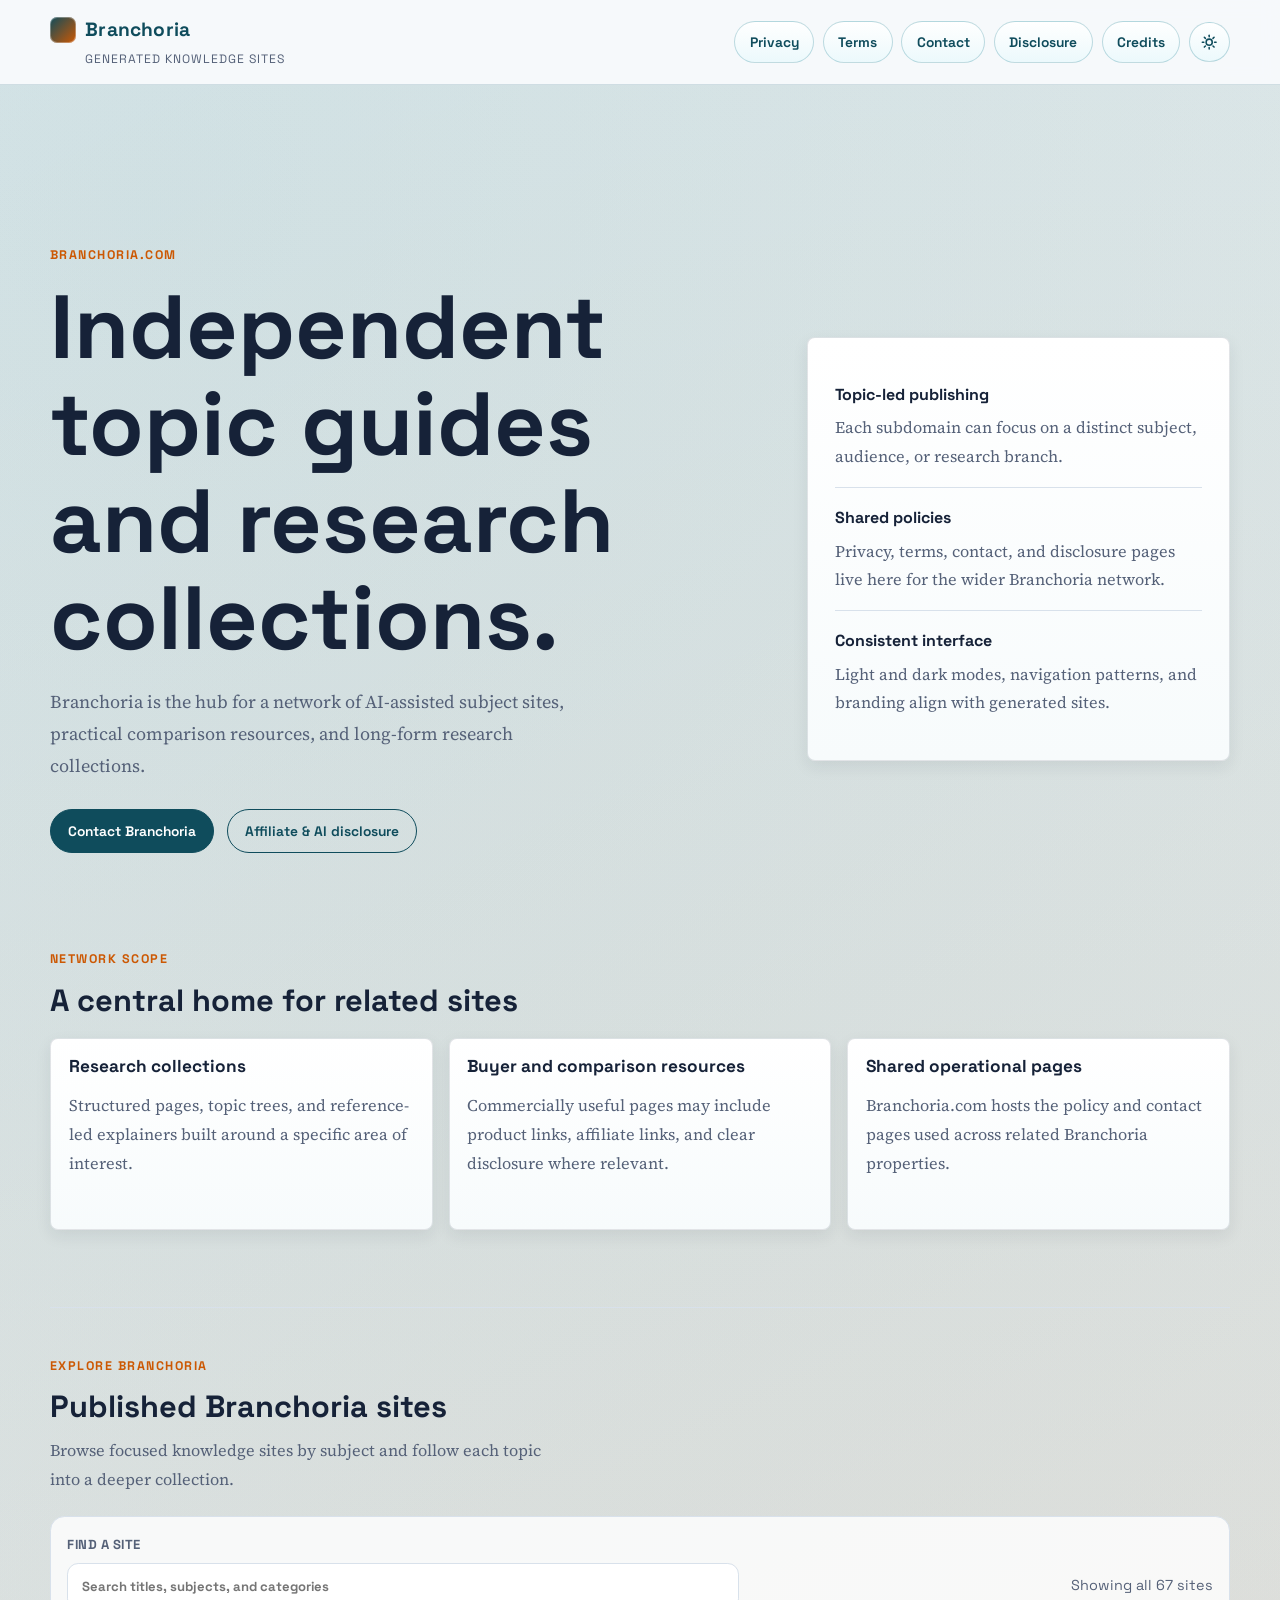
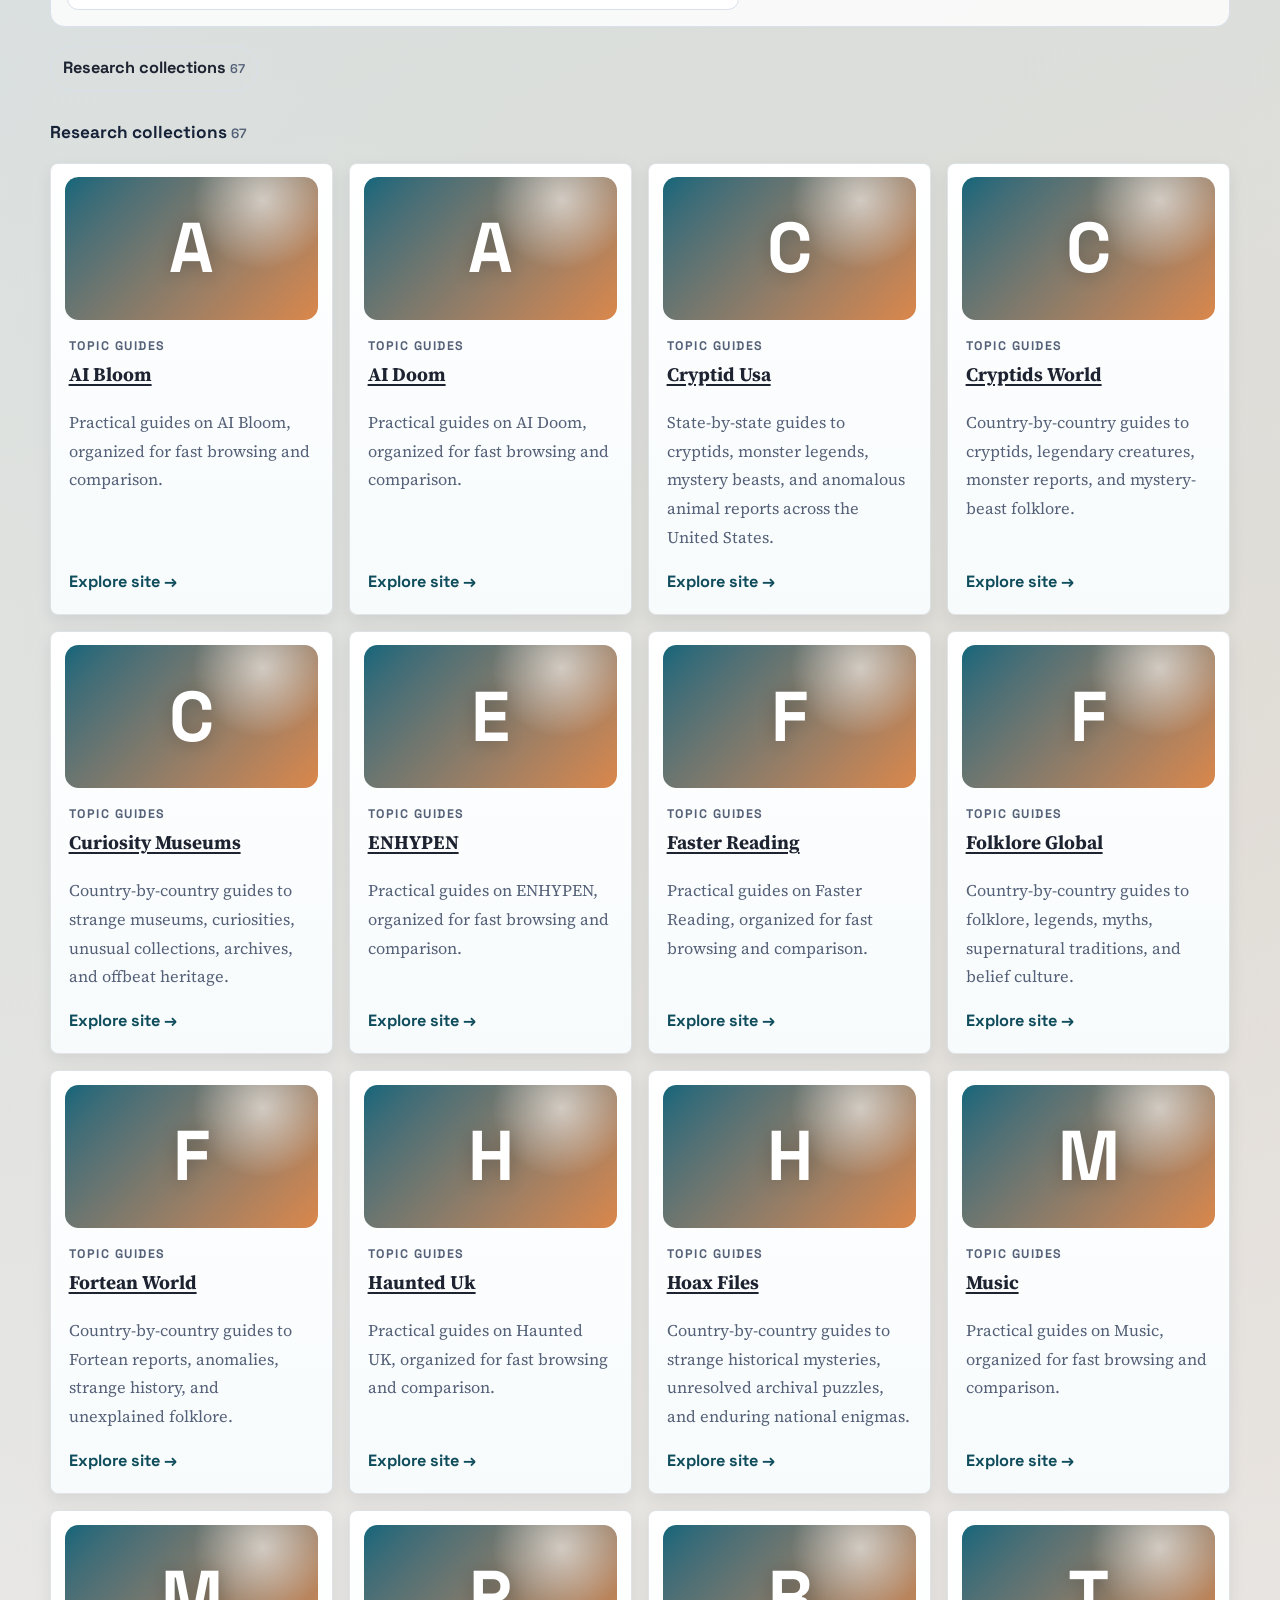
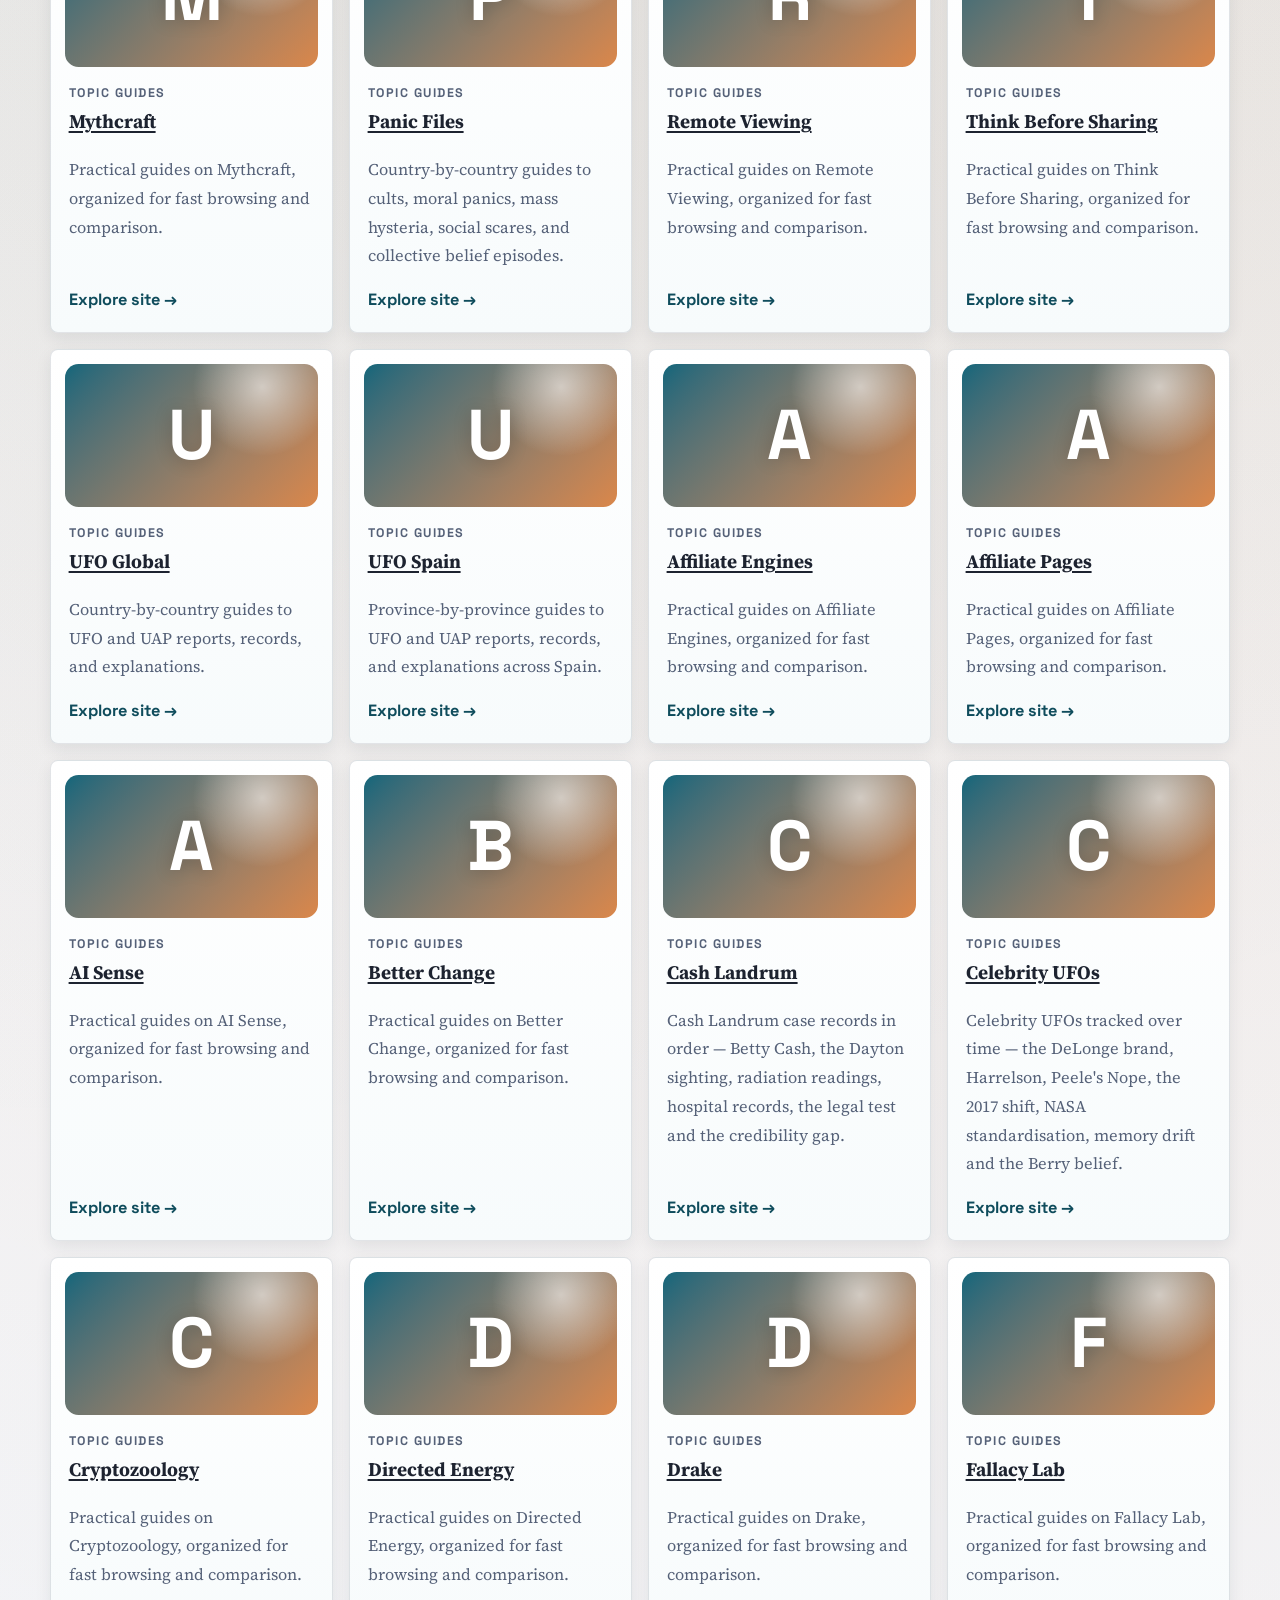
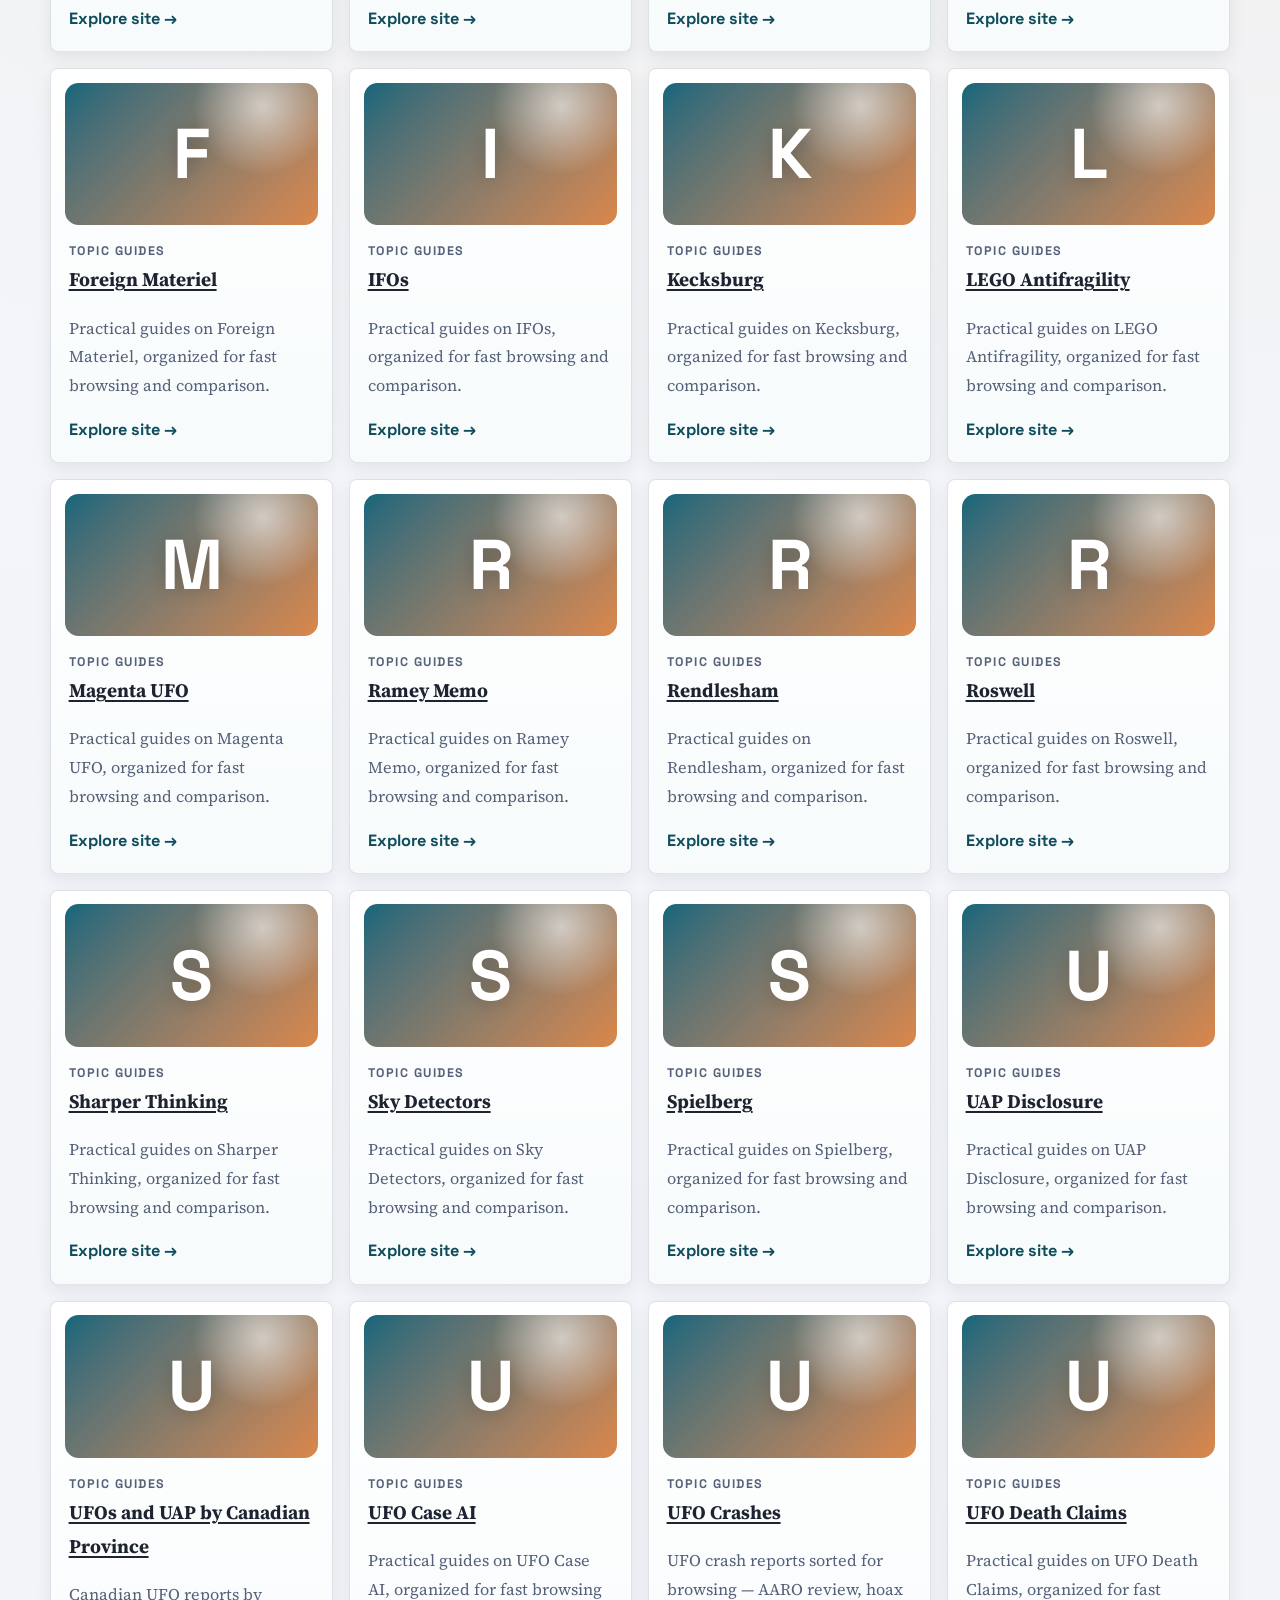
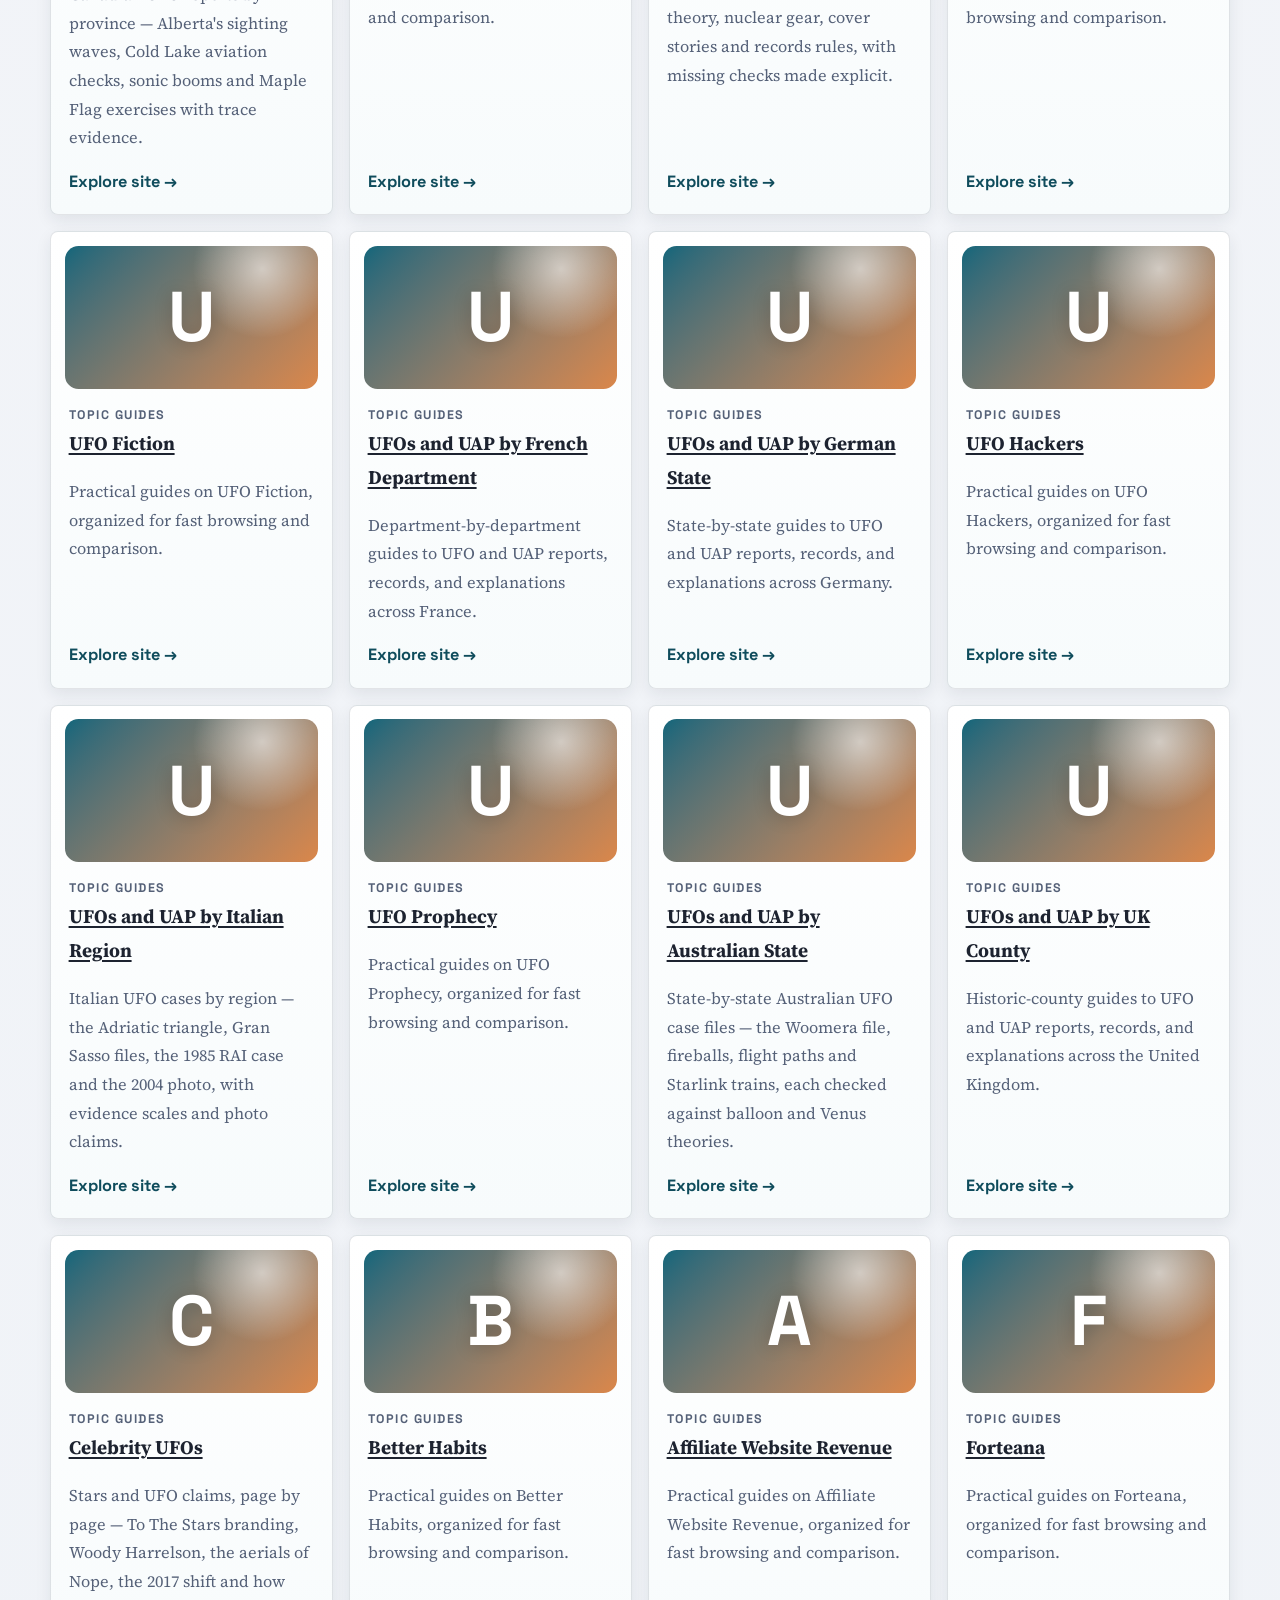
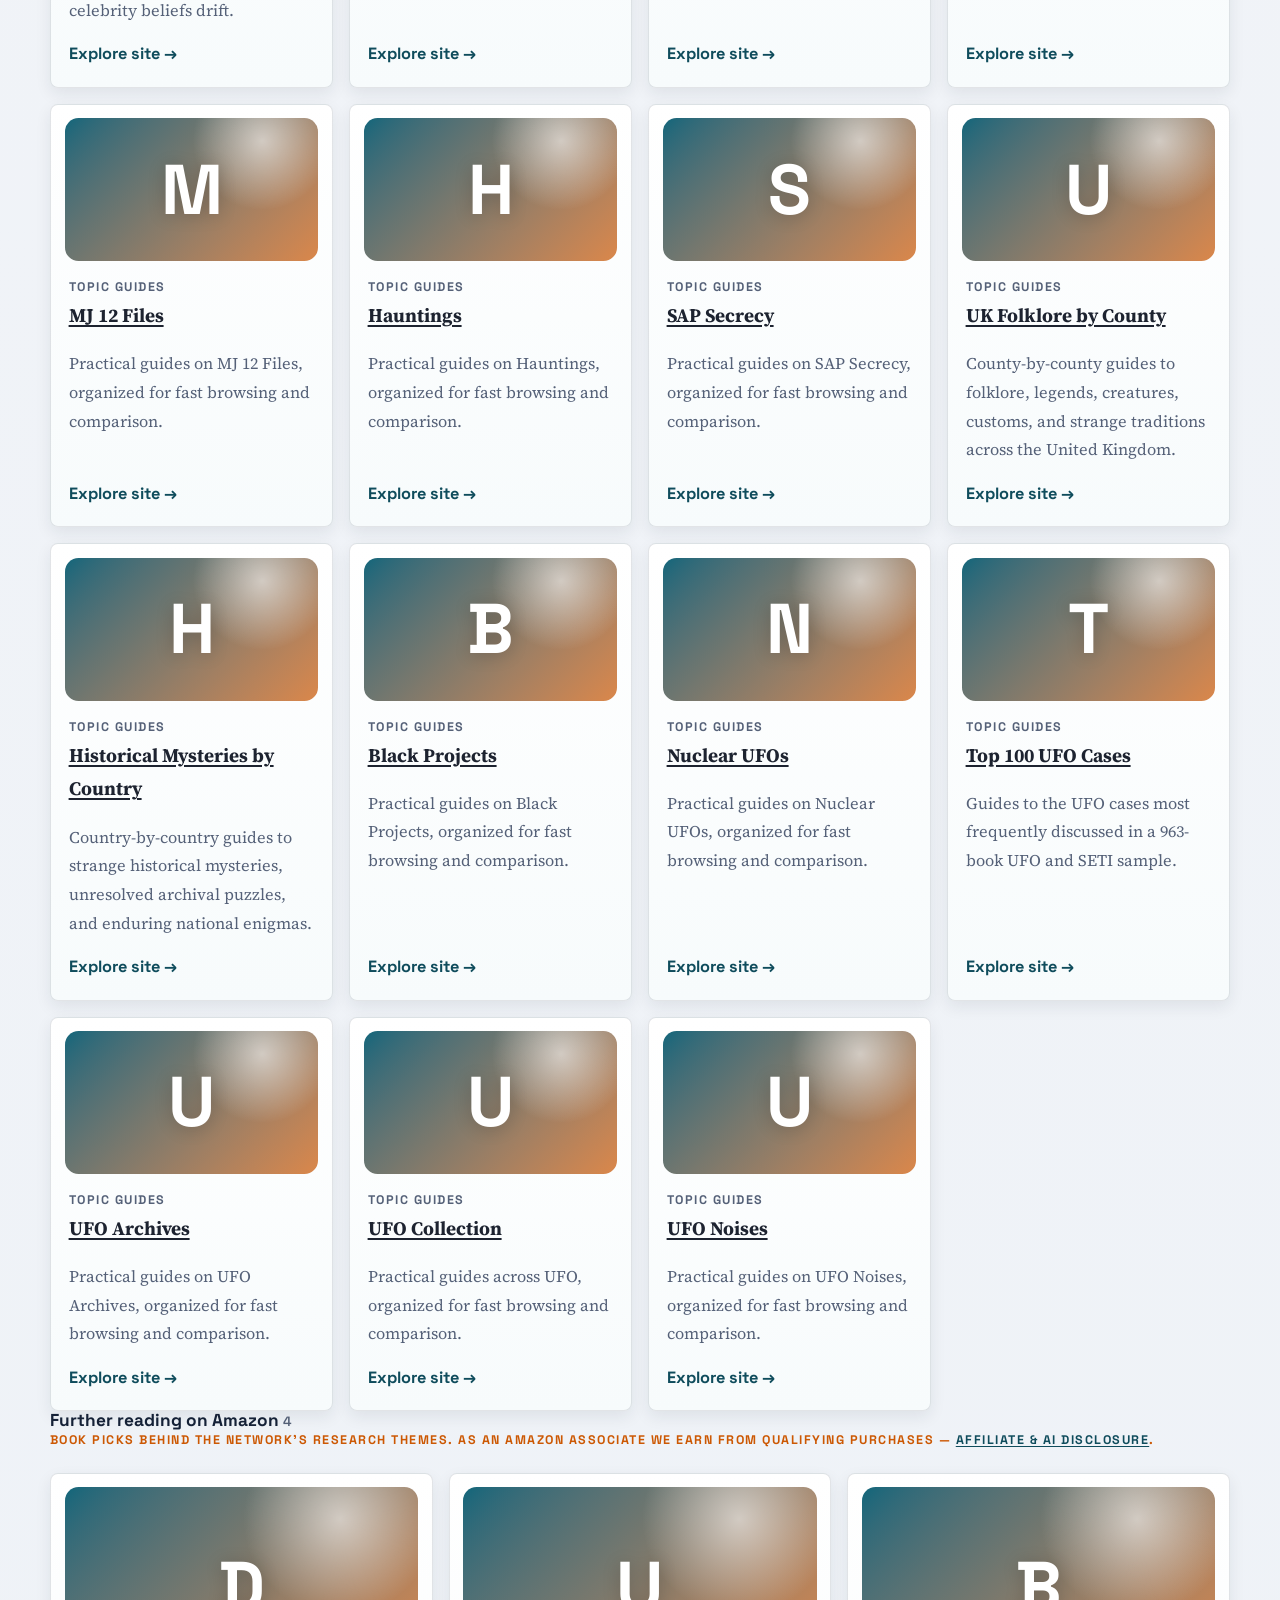
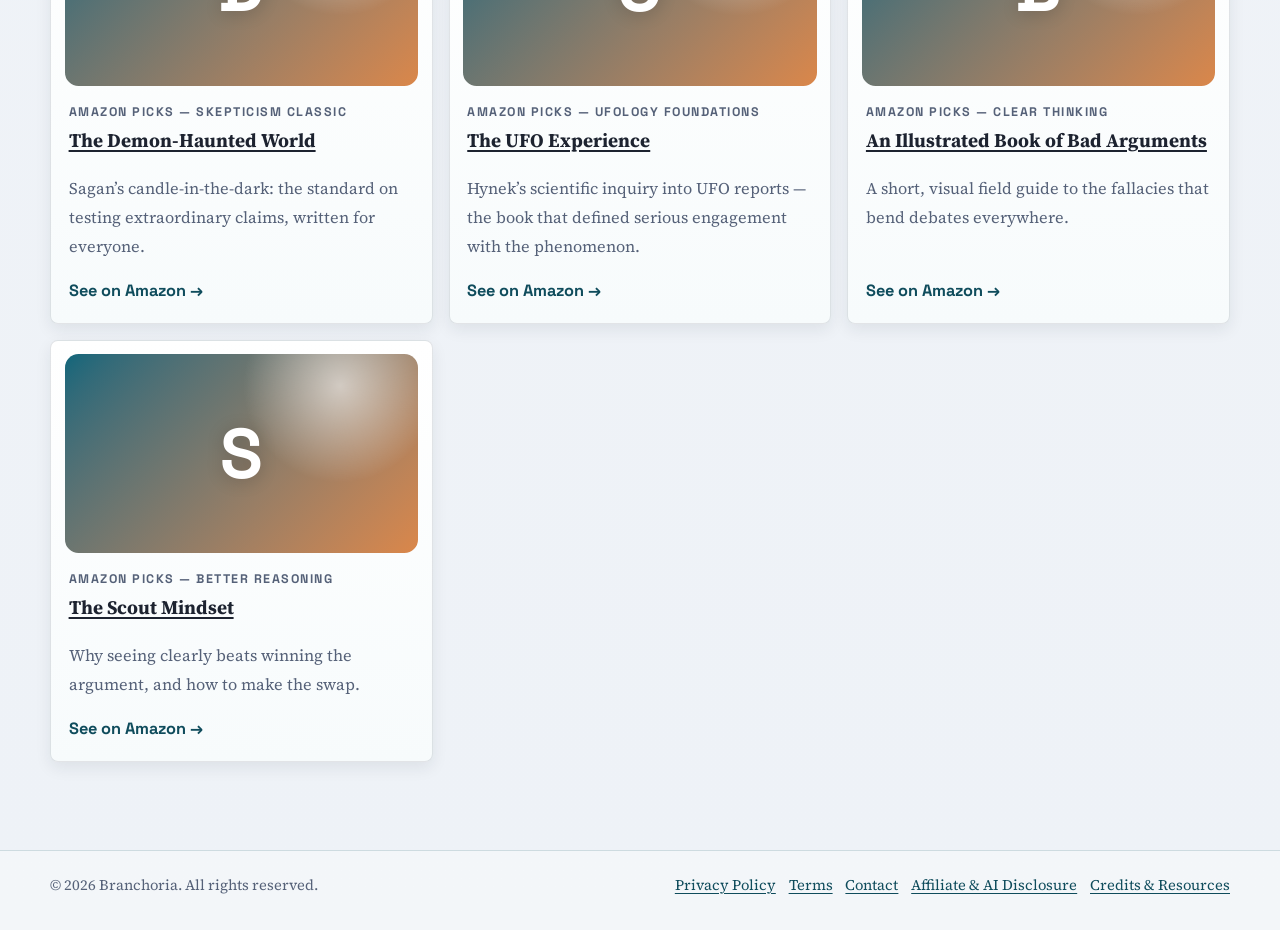
<file: index.html>
<!doctype html>
<html lang="en" data-theme="light" data-color-mode="automatic" data-appearance-color-default="automatic">
<head>
  <meta charset="utf-8">
  <meta name="viewport" content="width=device-width, initial-scale=1">
  <title>Branchoria</title>
  <meta name="description" content="Branchoria publishes focused topic guides, comparison resources, and long-form research collections.">
  <link rel="canonical" href="https://branchoria.com/" />
  <meta property="og:type" content="website" />
  <meta property="og:site_name" content="Branchoria" />
  <meta property="og:title" content="Branchoria" />
  <meta property="og:description" content="Branchoria publishes focused topic guides, comparison resources, and long-form research collections." />
  <meta property="og:url" content="https://branchoria.com/" />
  <meta property="og:image" content="https://branchoria.com/assets/og-default.png">
  <meta property="og:image:width" content="1200">
  <meta property="og:image:height" content="630">
  <meta property="og:image:alt" content="Branchoria">
  <meta name="twitter:card" content="summary_large_image">
  <meta name="twitter:card" content="summary" />
  <script>
    (function () {
      var root = document.documentElement;
      var mode = "automatic";
      try {
        mode = window.localStorage.getItem("phoenix-color-mode") || "automatic";
      } catch (err) {}
      var dark = false;
      try {
        dark = window.matchMedia && window.matchMedia("(prefers-color-scheme: dark)").matches;
      } catch (err) {}
      root.setAttribute("data-color-mode", mode);
      root.setAttribute("data-theme", mode === "dark" || (mode === "automatic" && dark) ? "dark" : "light");
    })();
  </script>
  <link rel="preconnect" href="https://fonts.googleapis.com">
  <link rel="preconnect" href="https://fonts.gstatic.com" crossorigin>
  <link href="https://fonts.googleapis.com/css2?family=Space+Grotesk:wght@400;500;700&family=Source+Serif+4:opsz,wght@8..60,400;8..60,600&display=swap" rel="stylesheet">
  <link rel="stylesheet" href="/assets/styles.css">
  <script src="/assets/theme-toggle.js" defer></script>
  <script src="/assets/network-directory.js" defer></script>
  <script async src="https://www.googletagmanager.com/gtag/js?id=G-67VRCP5C49"></script>
  <script>
    window.dataLayer = window.dataLayer || [];
    function gtag(){dataLayer.push(arguments);}
    gtag("js", new Date());
    gtag("config", "G-67VRCP5C49");
  </script>
</head>
<body class="page-home">
  <header class="site-header">
    <div class="container header-inner">
      <a class="brand-block" href="/" aria-label="Branchoria home">
        <span class="site-title"><span class="brand-mark" aria-hidden="true"></span>Branchoria</span>
        <span class="site-tagline">Generated knowledge sites</span>
      </a>
      <nav class="site-nav" aria-label="Primary navigation">
        <a class="nav-pill" href="/privacy-policy/">Privacy</a>
        <a class="nav-pill" href="/terms/">Terms</a>
        <a class="nav-pill" href="/contact/">Contact</a>
        <a class="nav-pill" href="/disclosure/">Disclosure</a>
        <a class="nav-pill" href="/credits/">Credits</a>
        <button class="theme-toggle" type="button" data-theme-toggle aria-label="Switch color mode" title="Switch color mode">
          <svg viewBox="0 0 24 24" aria-hidden="true"><path d="M12 3v2"></path><path d="M12 19v2"></path><path d="m5.64 5.64 1.42 1.42"></path><path d="m16.94 16.94 1.42 1.42"></path><path d="M3 12h2"></path><path d="M19 12h2"></path><path d="m5.64 18.36 1.42-1.42"></path><path d="m16.94 7.06 1.42-1.42"></path><circle cx="12" cy="12" r="4"></circle></svg>
        </button>
      </nav>
    </div>
  </header>

  <main class="page-content">
    <div class="container">
      <section class="hero" aria-labelledby="branchoria-title">
        <div>
          <p class="eyebrow">Branchoria.com</p>
          <h1 id="branchoria-title">Independent topic guides and research collections.</h1>
          <p class="lede">Branchoria is the hub for a network of AI-assisted subject sites, practical comparison resources, and long-form research collections.</p>
          <div class="actions">
            <a class="button" href="/contact/">Contact Branchoria</a>
            <a class="button secondary" href="/disclosure/">Affiliate &amp; AI disclosure</a>
          </div>
        </div>
        <aside class="hero-panel" aria-label="Branchoria network summary">
          <div class="hero-stat">
            <strong>Topic-led publishing</strong>
            <span>Each subdomain can focus on a distinct subject, audience, or research branch.</span>
          </div>
          <div class="hero-stat">
            <strong>Shared policies</strong>
            <span>Privacy, terms, contact, and disclosure pages live here for the wider Branchoria network.</span>
          </div>
          <div class="hero-stat">
            <strong>Consistent interface</strong>
            <span>Light and dark modes, navigation patterns, and branding align with generated sites.</span>
          </div>
        </aside>
      </section>

      <section aria-labelledby="network-scope">
        <p class="eyebrow">Network scope</p>
        <h2 id="network-scope">A central home for related sites</h2>
        <div class="section-grid">
          <article class="feature-card">
            <h3>Research collections</h3>
            <p>Structured pages, topic trees, and reference-led explainers built around a specific area of interest.</p>
          </article>
          <article class="feature-card">
            <h3>Buyer and comparison resources</h3>
            <p>Commercially useful pages may include product links, affiliate links, and clear disclosure where relevant.</p>
          </article>
          <article class="feature-card">
            <h3>Shared operational pages</h3>
            <p>Branchoria.com hosts the policy and contact pages used across related Branchoria properties.</p>
          </article>
        </div>
      </section>
<!-- PHOENIX:NETWORK-DIRECTORY:START -->
      <section class="network-directory network-directory-branchoria" aria-labelledby="network-directory-title-branchoria" data-network-directory>
        <p class="eyebrow">Explore Branchoria</p>
        <h2 id="network-directory-title-branchoria">Published Branchoria sites</h2>
        <p class="section-intro">Browse focused knowledge sites by subject and follow each topic into a deeper collection.</p>
        <div class="network-directory-toolbar">
          <label for="network-filter-branchoria"><span>Find a site</span><input id="network-filter-branchoria" type="search" placeholder="Search titles, subjects, and categories" autocomplete="off" data-network-filter></label>
          <p class="network-results" aria-live="polite" data-network-results>Showing all 67 sites</p>
        </div>
        <nav class="network-category-index" aria-label="Site categories">
          <a class="network-category-link" href="#network-branchoria-research-collections-1" data-network-category-link="network-branchoria-research-collections-1">Research collections <span>67</span></a>
        </nav>
        <section class="network-category" aria-labelledby="network-branchoria-research-collections-1" data-network-category>
          <h3 id="network-branchoria-research-collections-1">Research collections <span class="network-category-count">67</span></h3>
          <div class="section-grid network-site-grid">
            <article class="feature-card network-site-card" data-network-site-card data-search-text="ai bloom practical guides on ai bloom, organized for fast browsing and comparison. research collections topic guides ">
              <div class="network-site-media network-site-placeholder" aria-hidden="true"><span>A</span></div>
              <p class="eyebrow">Topic guides</p>
              <h4><a href="https://ai-bloom.branchoria.com/">AI Bloom</a></h4>
              <p>Practical guides on AI Bloom, organized for fast browsing and comparison.</p>
              <a class="network-site-link" href="https://ai-bloom.branchoria.com/">Explore site <span aria-hidden="true">&rarr;</span></a>
            </article>
            <article class="feature-card network-site-card" data-network-site-card data-search-text="ai doom practical guides on ai doom, organized for fast browsing and comparison. research collections topic guides ">
              <div class="network-site-media network-site-placeholder" aria-hidden="true"><span>A</span></div>
              <p class="eyebrow">Topic guides</p>
              <h4><a href="https://ai-doom.branchoria.com/">AI Doom</a></h4>
              <p>Practical guides on AI Doom, organized for fast browsing and comparison.</p>
              <a class="network-site-link" href="https://ai-doom.branchoria.com/">Explore site <span aria-hidden="true">&rarr;</span></a>
            </article>
            <article class="feature-card network-site-card" data-network-site-card data-search-text="cryptid usa state-by-state guides to cryptids, monster legends, mystery beasts, and anomalous animal reports across the united states. research collections topic guides ">
              <div class="network-site-media network-site-placeholder" aria-hidden="true"><span>C</span></div>
              <p class="eyebrow">Topic guides</p>
              <h4><a href="https://cryptid-usa.branchoria.com/">Cryptid Usa</a></h4>
              <p>State-by-state guides to cryptids, monster legends, mystery beasts, and anomalous animal reports across the United States.</p>
              <a class="network-site-link" href="https://cryptid-usa.branchoria.com/">Explore site <span aria-hidden="true">&rarr;</span></a>
            </article>
            <article class="feature-card network-site-card" data-network-site-card data-search-text="cryptids world country-by-country guides to cryptids, legendary creatures, monster reports, and mystery-beast folklore. research collections topic guides ">
              <div class="network-site-media network-site-placeholder" aria-hidden="true"><span>C</span></div>
              <p class="eyebrow">Topic guides</p>
              <h4><a href="https://cryptids-world.branchoria.com/">Cryptids World</a></h4>
              <p>Country-by-country guides to cryptids, legendary creatures, monster reports, and mystery-beast folklore.</p>
              <a class="network-site-link" href="https://cryptids-world.branchoria.com/">Explore site <span aria-hidden="true">&rarr;</span></a>
            </article>
            <article class="feature-card network-site-card" data-network-site-card data-search-text="curiosity museums country-by-country guides to strange museums, curiosities, unusual collections, archives, and offbeat heritage. research collections topic guides ">
              <div class="network-site-media network-site-placeholder" aria-hidden="true"><span>C</span></div>
              <p class="eyebrow">Topic guides</p>
              <h4><a href="https://curiosity-museums.branchoria.com/">Curiosity Museums</a></h4>
              <p>Country-by-country guides to strange museums, curiosities, unusual collections, archives, and offbeat heritage.</p>
              <a class="network-site-link" href="https://curiosity-museums.branchoria.com/">Explore site <span aria-hidden="true">&rarr;</span></a>
            </article>
            <article class="feature-card network-site-card" data-network-site-card data-search-text="enhypen practical guides on enhypen, organized for fast browsing and comparison. research collections topic guides ">
              <div class="network-site-media network-site-placeholder" aria-hidden="true"><span>E</span></div>
              <p class="eyebrow">Topic guides</p>
              <h4><a href="https://enhypen.branchoria.com/">ENHYPEN</a></h4>
              <p>Practical guides on ENHYPEN, organized for fast browsing and comparison.</p>
              <a class="network-site-link" href="https://enhypen.branchoria.com/">Explore site <span aria-hidden="true">&rarr;</span></a>
            </article>
            <article class="feature-card network-site-card" data-network-site-card data-search-text="faster reading practical guides on faster reading, organized for fast browsing and comparison. research collections topic guides ">
              <div class="network-site-media network-site-placeholder" aria-hidden="true"><span>F</span></div>
              <p class="eyebrow">Topic guides</p>
              <h4><a href="https://faster-reading.branchoria.com/">Faster Reading</a></h4>
              <p>Practical guides on Faster Reading, organized for fast browsing and comparison.</p>
              <a class="network-site-link" href="https://faster-reading.branchoria.com/">Explore site <span aria-hidden="true">&rarr;</span></a>
            </article>
            <article class="feature-card network-site-card" data-network-site-card data-search-text="folklore global country-by-country guides to folklore, legends, myths, supernatural traditions, and belief culture. research collections topic guides ">
              <div class="network-site-media network-site-placeholder" aria-hidden="true"><span>F</span></div>
              <p class="eyebrow">Topic guides</p>
              <h4><a href="https://folklore-global.branchoria.com/">Folklore Global</a></h4>
              <p>Country-by-country guides to folklore, legends, myths, supernatural traditions, and belief culture.</p>
              <a class="network-site-link" href="https://folklore-global.branchoria.com/">Explore site <span aria-hidden="true">&rarr;</span></a>
            </article>
            <article class="feature-card network-site-card" data-network-site-card data-search-text="fortean world country-by-country guides to fortean reports, anomalies, strange history, and unexplained folklore. research collections topic guides ">
              <div class="network-site-media network-site-placeholder" aria-hidden="true"><span>F</span></div>
              <p class="eyebrow">Topic guides</p>
              <h4><a href="https://fortean-world.branchoria.com/">Fortean World</a></h4>
              <p>Country-by-country guides to Fortean reports, anomalies, strange history, and unexplained folklore.</p>
              <a class="network-site-link" href="https://fortean-world.branchoria.com/">Explore site <span aria-hidden="true">&rarr;</span></a>
            </article>
            <article class="feature-card network-site-card" data-network-site-card data-search-text="haunted uk practical guides on haunted uk, organized for fast browsing and comparison. research collections topic guides ">
              <div class="network-site-media network-site-placeholder" aria-hidden="true"><span>H</span></div>
              <p class="eyebrow">Topic guides</p>
              <h4><a href="https://haunted-uk.branchoria.com/">Haunted Uk</a></h4>
              <p>Practical guides on Haunted UK, organized for fast browsing and comparison.</p>
              <a class="network-site-link" href="https://haunted-uk.branchoria.com/">Explore site <span aria-hidden="true">&rarr;</span></a>
            </article>
            <article class="feature-card network-site-card" data-network-site-card data-search-text="hoax files country-by-country guides to strange historical mysteries, unresolved archival puzzles, and enduring national enigmas. research collections topic guides ">
              <div class="network-site-media network-site-placeholder" aria-hidden="true"><span>H</span></div>
              <p class="eyebrow">Topic guides</p>
              <h4><a href="https://hoax-files.branchoria.com/">Hoax Files</a></h4>
              <p>Country-by-country guides to strange historical mysteries, unresolved archival puzzles, and enduring national enigmas.</p>
              <a class="network-site-link" href="https://hoax-files.branchoria.com/">Explore site <span aria-hidden="true">&rarr;</span></a>
            </article>
            <article class="feature-card network-site-card" data-network-site-card data-search-text="music practical guides on music, organized for fast browsing and comparison. research collections topic guides ">
              <div class="network-site-media network-site-placeholder" aria-hidden="true"><span>M</span></div>
              <p class="eyebrow">Topic guides</p>
              <h4><a href="https://music.branchoria.com/">Music</a></h4>
              <p>Practical guides on Music, organized for fast browsing and comparison.</p>
              <a class="network-site-link" href="https://music.branchoria.com/">Explore site <span aria-hidden="true">&rarr;</span></a>
            </article>
            <article class="feature-card network-site-card" data-network-site-card data-search-text="mythcraft practical guides on mythcraft, organized for fast browsing and comparison. research collections topic guides ">
              <div class="network-site-media network-site-placeholder" aria-hidden="true"><span>M</span></div>
              <p class="eyebrow">Topic guides</p>
              <h4><a href="https://mythcraft.branchoria.com/">Mythcraft</a></h4>
              <p>Practical guides on Mythcraft, organized for fast browsing and comparison.</p>
              <a class="network-site-link" href="https://mythcraft.branchoria.com/">Explore site <span aria-hidden="true">&rarr;</span></a>
            </article>
            <article class="feature-card network-site-card" data-network-site-card data-search-text="panic files country-by-country guides to cults, moral panics, mass hysteria, social scares, and collective belief episodes. research collections topic guides ">
              <div class="network-site-media network-site-placeholder" aria-hidden="true"><span>P</span></div>
              <p class="eyebrow">Topic guides</p>
              <h4><a href="https://panic-files.branchoria.com/">Panic Files</a></h4>
              <p>Country-by-country guides to cults, moral panics, mass hysteria, social scares, and collective belief episodes.</p>
              <a class="network-site-link" href="https://panic-files.branchoria.com/">Explore site <span aria-hidden="true">&rarr;</span></a>
            </article>
            <article class="feature-card network-site-card" data-network-site-card data-search-text="remote viewing practical guides on remote viewing, organized for fast browsing and comparison. research collections topic guides ">
              <div class="network-site-media network-site-placeholder" aria-hidden="true"><span>R</span></div>
              <p class="eyebrow">Topic guides</p>
              <h4><a href="https://remote-viewing.branchoria.com/">Remote Viewing</a></h4>
              <p>Practical guides on Remote Viewing, organized for fast browsing and comparison.</p>
              <a class="network-site-link" href="https://remote-viewing.branchoria.com/">Explore site <span aria-hidden="true">&rarr;</span></a>
            </article>
            <article class="feature-card network-site-card" data-network-site-card data-search-text="think before sharing practical guides on think before sharing, organized for fast browsing and comparison. research collections topic guides ">
              <div class="network-site-media network-site-placeholder" aria-hidden="true"><span>T</span></div>
              <p class="eyebrow">Topic guides</p>
              <h4><a href="https://think-before-sharing.branchoria.com/">Think Before Sharing</a></h4>
              <p>Practical guides on Think Before Sharing, organized for fast browsing and comparison.</p>
              <a class="network-site-link" href="https://think-before-sharing.branchoria.com/">Explore site <span aria-hidden="true">&rarr;</span></a>
            </article>
            <article class="feature-card network-site-card" data-network-site-card data-search-text="ufo global country-by-country guides to ufo and uap reports, records, and explanations. research collections topic guides ">
              <div class="network-site-media network-site-placeholder" aria-hidden="true"><span>U</span></div>
              <p class="eyebrow">Topic guides</p>
              <h4><a href="https://ufo-global.branchoria.com/">UFO Global</a></h4>
              <p>Country-by-country guides to UFO and UAP reports, records, and explanations.</p>
              <a class="network-site-link" href="https://ufo-global.branchoria.com/">Explore site <span aria-hidden="true">&rarr;</span></a>
            </article>
            <article class="feature-card network-site-card" data-network-site-card data-search-text="ufo spain province-by-province guides to ufo and uap reports, records, and explanations across spain. research collections topic guides ">
              <div class="network-site-media network-site-placeholder" aria-hidden="true"><span>U</span></div>
              <p class="eyebrow">Topic guides</p>
              <h4><a href="https://ufo-spain.branchoria.com/">UFO Spain</a></h4>
              <p>Province-by-province guides to UFO and UAP reports, records, and explanations across Spain.</p>
              <a class="network-site-link" href="https://ufo-spain.branchoria.com/">Explore site <span aria-hidden="true">&rarr;</span></a>
            </article>
            <article class="feature-card network-site-card" data-network-site-card data-search-text="affiliate engines practical guides on affiliate engines, organized for fast browsing and comparison. research collections topic guides ">
              <div class="network-site-media network-site-placeholder" aria-hidden="true"><span>A</span></div>
              <p class="eyebrow">Topic guides</p>
              <h4><a href="https://affiliate-engines.branchoria.com/">Affiliate Engines</a></h4>
              <p>Practical guides on Affiliate Engines, organized for fast browsing and comparison.</p>
              <a class="network-site-link" href="https://affiliate-engines.branchoria.com/">Explore site <span aria-hidden="true">&rarr;</span></a>
            </article>
            <article class="feature-card network-site-card" data-network-site-card data-search-text="affiliate pages practical guides on affiliate pages, organized for fast browsing and comparison. research collections topic guides ">
              <div class="network-site-media network-site-placeholder" aria-hidden="true"><span>A</span></div>
              <p class="eyebrow">Topic guides</p>
              <h4><a href="https://affiliate-pages.branchoria.com/">Affiliate Pages</a></h4>
              <p>Practical guides on Affiliate Pages, organized for fast browsing and comparison.</p>
              <a class="network-site-link" href="https://affiliate-pages.branchoria.com/">Explore site <span aria-hidden="true">&rarr;</span></a>
            </article>
            <article class="feature-card network-site-card" data-network-site-card data-search-text="ai sense practical guides on ai sense, organized for fast browsing and comparison. research collections topic guides ">
              <div class="network-site-media network-site-placeholder" aria-hidden="true"><span>A</span></div>
              <p class="eyebrow">Topic guides</p>
              <h4><a href="https://ai-sense.branchoria.com/">AI Sense</a></h4>
              <p>Practical guides on AI Sense, organized for fast browsing and comparison.</p>
              <a class="network-site-link" href="https://ai-sense.branchoria.com/">Explore site <span aria-hidden="true">&rarr;</span></a>
            </article>
            <article class="feature-card network-site-card" data-network-site-card data-search-text="better change practical guides on better change, organized for fast browsing and comparison. research collections topic guides ">
              <div class="network-site-media network-site-placeholder" aria-hidden="true"><span>B</span></div>
              <p class="eyebrow">Topic guides</p>
              <h4><a href="https://better-change.branchoria.com/">Better Change</a></h4>
              <p>Practical guides on Better Change, organized for fast browsing and comparison.</p>
              <a class="network-site-link" href="https://better-change.branchoria.com/">Explore site <span aria-hidden="true">&rarr;</span></a>
            </article>
            <article class="feature-card network-site-card" data-network-site-card data-search-text="cash landrum cash landrum case records in order — betty cash, the dayton sighting, radiation readings, hospital records, the legal test and the credibility gap. research collections topic guides ">
              <div class="network-site-media network-site-placeholder" aria-hidden="true"><span>C</span></div>
              <p class="eyebrow">Topic guides</p>
              <h4><a href="https://cash-landrum.branchoria.com/">Cash Landrum</a></h4>
              <p>Cash Landrum case records in order — Betty Cash, the Dayton sighting, radiation readings, hospital records, the legal test and the credibility gap.</p>
              <a class="network-site-link" href="https://cash-landrum.branchoria.com/">Explore site <span aria-hidden="true">&rarr;</span></a>
            </article>
            <article class="feature-card network-site-card" data-network-site-card data-search-text="celebrity ufos celebrity ufos tracked over time — the delonge brand, harrelson, peele&#x27;s nope, the 2017 shift, nasa standardisation, memory drift and the berry belief. research collections topic guides ">
              <div class="network-site-media network-site-placeholder" aria-hidden="true"><span>C</span></div>
              <p class="eyebrow">Topic guides</p>
              <h4><a href="https://celebrity-ufos.branchoria.com/">Celebrity UFOs</a></h4>
              <p>Celebrity UFOs tracked over time — the DeLonge brand, Harrelson, Peele&#x27;s Nope, the 2017 shift, NASA standardisation, memory drift and the Berry belief.</p>
              <a class="network-site-link" href="https://celebrity-ufos.branchoria.com/">Explore site <span aria-hidden="true">&rarr;</span></a>
            </article>
            <article class="feature-card network-site-card" data-network-site-card data-search-text="cryptozoology practical guides on cryptozoology, organized for fast browsing and comparison. research collections topic guides ">
              <div class="network-site-media network-site-placeholder" aria-hidden="true"><span>C</span></div>
              <p class="eyebrow">Topic guides</p>
              <h4><a href="https://cryptozoology.branchoria.com/">Cryptozoology</a></h4>
              <p>Practical guides on Cryptozoology, organized for fast browsing and comparison.</p>
              <a class="network-site-link" href="https://cryptozoology.branchoria.com/">Explore site <span aria-hidden="true">&rarr;</span></a>
            </article>
            <article class="feature-card network-site-card" data-network-site-card data-search-text="directed energy practical guides on directed energy, organized for fast browsing and comparison. research collections topic guides ">
              <div class="network-site-media network-site-placeholder" aria-hidden="true"><span>D</span></div>
              <p class="eyebrow">Topic guides</p>
              <h4><a href="https://directed-energy.branchoria.com/">Directed Energy</a></h4>
              <p>Practical guides on Directed Energy, organized for fast browsing and comparison.</p>
              <a class="network-site-link" href="https://directed-energy.branchoria.com/">Explore site <span aria-hidden="true">&rarr;</span></a>
            </article>
            <article class="feature-card network-site-card" data-network-site-card data-search-text="drake practical guides on drake, organized for fast browsing and comparison. research collections topic guides ">
              <div class="network-site-media network-site-placeholder" aria-hidden="true"><span>D</span></div>
              <p class="eyebrow">Topic guides</p>
              <h4><a href="https://drake.branchoria.com/">Drake</a></h4>
              <p>Practical guides on Drake, organized for fast browsing and comparison.</p>
              <a class="network-site-link" href="https://drake.branchoria.com/">Explore site <span aria-hidden="true">&rarr;</span></a>
            </article>
            <article class="feature-card network-site-card" data-network-site-card data-search-text="fallacy lab practical guides on fallacy lab, organized for fast browsing and comparison. research collections topic guides ">
              <div class="network-site-media network-site-placeholder" aria-hidden="true"><span>F</span></div>
              <p class="eyebrow">Topic guides</p>
              <h4><a href="https://fallacy-lab.branchoria.com/">Fallacy Lab</a></h4>
              <p>Practical guides on Fallacy Lab, organized for fast browsing and comparison.</p>
              <a class="network-site-link" href="https://fallacy-lab.branchoria.com/">Explore site <span aria-hidden="true">&rarr;</span></a>
            </article>
            <article class="feature-card network-site-card" data-network-site-card data-search-text="foreign materiel practical guides on foreign materiel, organized for fast browsing and comparison. research collections topic guides ">
              <div class="network-site-media network-site-placeholder" aria-hidden="true"><span>F</span></div>
              <p class="eyebrow">Topic guides</p>
              <h4><a href="https://foreign-materiel.branchoria.com/">Foreign Materiel</a></h4>
              <p>Practical guides on Foreign Materiel, organized for fast browsing and comparison.</p>
              <a class="network-site-link" href="https://foreign-materiel.branchoria.com/">Explore site <span aria-hidden="true">&rarr;</span></a>
            </article>
            <article class="feature-card network-site-card" data-network-site-card data-search-text="ifos practical guides on ifos, organized for fast browsing and comparison. research collections topic guides ">
              <div class="network-site-media network-site-placeholder" aria-hidden="true"><span>I</span></div>
              <p class="eyebrow">Topic guides</p>
              <h4><a href="https://ifos.branchoria.com/">IFOs</a></h4>
              <p>Practical guides on IFOs, organized for fast browsing and comparison.</p>
              <a class="network-site-link" href="https://ifos.branchoria.com/">Explore site <span aria-hidden="true">&rarr;</span></a>
            </article>
            <article class="feature-card network-site-card" data-network-site-card data-search-text="kecksburg practical guides on kecksburg, organized for fast browsing and comparison. research collections topic guides ">
              <div class="network-site-media network-site-placeholder" aria-hidden="true"><span>K</span></div>
              <p class="eyebrow">Topic guides</p>
              <h4><a href="https://kecksburg.branchoria.com/">Kecksburg</a></h4>
              <p>Practical guides on Kecksburg, organized for fast browsing and comparison.</p>
              <a class="network-site-link" href="https://kecksburg.branchoria.com/">Explore site <span aria-hidden="true">&rarr;</span></a>
            </article>
            <article class="feature-card network-site-card" data-network-site-card data-search-text="lego antifragility practical guides on lego antifragility, organized for fast browsing and comparison. research collections topic guides ">
              <div class="network-site-media network-site-placeholder" aria-hidden="true"><span>L</span></div>
              <p class="eyebrow">Topic guides</p>
              <h4><a href="https://lego-antifragility.branchoria.com/">LEGO Antifragility</a></h4>
              <p>Practical guides on LEGO Antifragility, organized for fast browsing and comparison.</p>
              <a class="network-site-link" href="https://lego-antifragility.branchoria.com/">Explore site <span aria-hidden="true">&rarr;</span></a>
            </article>
            <article class="feature-card network-site-card" data-network-site-card data-search-text="magenta ufo practical guides on magenta ufo, organized for fast browsing and comparison. research collections topic guides ">
              <div class="network-site-media network-site-placeholder" aria-hidden="true"><span>M</span></div>
              <p class="eyebrow">Topic guides</p>
              <h4><a href="https://magenta-ufo.branchoria.com/">Magenta UFO</a></h4>
              <p>Practical guides on Magenta UFO, organized for fast browsing and comparison.</p>
              <a class="network-site-link" href="https://magenta-ufo.branchoria.com/">Explore site <span aria-hidden="true">&rarr;</span></a>
            </article>
            <article class="feature-card network-site-card" data-network-site-card data-search-text="ramey memo practical guides on ramey memo, organized for fast browsing and comparison. research collections topic guides ">
              <div class="network-site-media network-site-placeholder" aria-hidden="true"><span>R</span></div>
              <p class="eyebrow">Topic guides</p>
              <h4><a href="https://ramey-memo.branchoria.com/">Ramey Memo</a></h4>
              <p>Practical guides on Ramey Memo, organized for fast browsing and comparison.</p>
              <a class="network-site-link" href="https://ramey-memo.branchoria.com/">Explore site <span aria-hidden="true">&rarr;</span></a>
            </article>
            <article class="feature-card network-site-card" data-network-site-card data-search-text="rendlesham practical guides on rendlesham, organized for fast browsing and comparison. research collections topic guides ">
              <div class="network-site-media network-site-placeholder" aria-hidden="true"><span>R</span></div>
              <p class="eyebrow">Topic guides</p>
              <h4><a href="https://rendlesham.branchoria.com/">Rendlesham</a></h4>
              <p>Practical guides on Rendlesham, organized for fast browsing and comparison.</p>
              <a class="network-site-link" href="https://rendlesham.branchoria.com/">Explore site <span aria-hidden="true">&rarr;</span></a>
            </article>
            <article class="feature-card network-site-card" data-network-site-card data-search-text="roswell practical guides on roswell, organized for fast browsing and comparison. research collections topic guides ">
              <div class="network-site-media network-site-placeholder" aria-hidden="true"><span>R</span></div>
              <p class="eyebrow">Topic guides</p>
              <h4><a href="https://roswell.branchoria.com/">Roswell</a></h4>
              <p>Practical guides on Roswell, organized for fast browsing and comparison.</p>
              <a class="network-site-link" href="https://roswell.branchoria.com/">Explore site <span aria-hidden="true">&rarr;</span></a>
            </article>
            <article class="feature-card network-site-card" data-network-site-card data-search-text="sharper thinking practical guides on sharper thinking, organized for fast browsing and comparison. research collections topic guides ">
              <div class="network-site-media network-site-placeholder" aria-hidden="true"><span>S</span></div>
              <p class="eyebrow">Topic guides</p>
              <h4><a href="https://sharper-thinking.branchoria.com/">Sharper Thinking</a></h4>
              <p>Practical guides on Sharper Thinking, organized for fast browsing and comparison.</p>
              <a class="network-site-link" href="https://sharper-thinking.branchoria.com/">Explore site <span aria-hidden="true">&rarr;</span></a>
            </article>
            <article class="feature-card network-site-card" data-network-site-card data-search-text="sky detectors practical guides on sky detectors, organized for fast browsing and comparison. research collections topic guides ">
              <div class="network-site-media network-site-placeholder" aria-hidden="true"><span>S</span></div>
              <p class="eyebrow">Topic guides</p>
              <h4><a href="https://sky-detectors.branchoria.com/">Sky Detectors</a></h4>
              <p>Practical guides on Sky Detectors, organized for fast browsing and comparison.</p>
              <a class="network-site-link" href="https://sky-detectors.branchoria.com/">Explore site <span aria-hidden="true">&rarr;</span></a>
            </article>
            <article class="feature-card network-site-card" data-network-site-card data-search-text="spielberg practical guides on spielberg, organized for fast browsing and comparison. research collections topic guides ">
              <div class="network-site-media network-site-placeholder" aria-hidden="true"><span>S</span></div>
              <p class="eyebrow">Topic guides</p>
              <h4><a href="https://spielberg.branchoria.com/">Spielberg</a></h4>
              <p>Practical guides on Spielberg, organized for fast browsing and comparison.</p>
              <a class="network-site-link" href="https://spielberg.branchoria.com/">Explore site <span aria-hidden="true">&rarr;</span></a>
            </article>
            <article class="feature-card network-site-card" data-network-site-card data-search-text="uap disclosure practical guides on uap disclosure, organized for fast browsing and comparison. research collections topic guides ">
              <div class="network-site-media network-site-placeholder" aria-hidden="true"><span>U</span></div>
              <p class="eyebrow">Topic guides</p>
              <h4><a href="https://uap-disclosure.branchoria.com/">UAP Disclosure</a></h4>
              <p>Practical guides on UAP Disclosure, organized for fast browsing and comparison.</p>
              <a class="network-site-link" href="https://uap-disclosure.branchoria.com/">Explore site <span aria-hidden="true">&rarr;</span></a>
            </article>
            <article class="feature-card network-site-card" data-network-site-card data-search-text="ufos and uap by canadian province canadian ufo reports by province — alberta&#x27;s sighting waves, cold lake aviation checks, sonic booms and maple flag exercises with trace evidence. research collections topic guides ">
              <div class="network-site-media network-site-placeholder" aria-hidden="true"><span>U</span></div>
              <p class="eyebrow">Topic guides</p>
              <h4><a href="https://ufo-canada.branchoria.com/">UFOs and UAP by Canadian Province</a></h4>
              <p>Canadian UFO reports by province — Alberta&#x27;s sighting waves, Cold Lake aviation checks, sonic booms and Maple Flag exercises with trace evidence.</p>
              <a class="network-site-link" href="https://ufo-canada.branchoria.com/">Explore site <span aria-hidden="true">&rarr;</span></a>
            </article>
            <article class="feature-card network-site-card" data-network-site-card data-search-text="ufo case ai practical guides on ufo case ai, organized for fast browsing and comparison. research collections topic guides ">
              <div class="network-site-media network-site-placeholder" aria-hidden="true"><span>U</span></div>
              <p class="eyebrow">Topic guides</p>
              <h4><a href="https://ufo-case-ai.branchoria.com/">UFO Case AI</a></h4>
              <p>Practical guides on UFO Case AI, organized for fast browsing and comparison.</p>
              <a class="network-site-link" href="https://ufo-case-ai.branchoria.com/">Explore site <span aria-hidden="true">&rarr;</span></a>
            </article>
            <article class="feature-card network-site-card" data-network-site-card data-search-text="ufo crashes ufo crash reports sorted for browsing — aaro review, hoax theory, nuclear gear, cover stories and records rules, with missing checks made explicit. research collections topic guides ">
              <div class="network-site-media network-site-placeholder" aria-hidden="true"><span>U</span></div>
              <p class="eyebrow">Topic guides</p>
              <h4><a href="https://ufo-crashes.branchoria.com/">UFO Crashes</a></h4>
              <p>UFO crash reports sorted for browsing — AARO review, hoax theory, nuclear gear, cover stories and records rules, with missing checks made explicit.</p>
              <a class="network-site-link" href="https://ufo-crashes.branchoria.com/">Explore site <span aria-hidden="true">&rarr;</span></a>
            </article>
            <article class="feature-card network-site-card" data-network-site-card data-search-text="ufo death claims practical guides on ufo death claims, organized for fast browsing and comparison. research collections topic guides ">
              <div class="network-site-media network-site-placeholder" aria-hidden="true"><span>U</span></div>
              <p class="eyebrow">Topic guides</p>
              <h4><a href="https://ufo-death-claims.branchoria.com/">UFO Death Claims</a></h4>
              <p>Practical guides on UFO Death Claims, organized for fast browsing and comparison.</p>
              <a class="network-site-link" href="https://ufo-death-claims.branchoria.com/">Explore site <span aria-hidden="true">&rarr;</span></a>
            </article>
            <article class="feature-card network-site-card" data-network-site-card data-search-text="ufo fiction practical guides on ufo fiction, organized for fast browsing and comparison. research collections topic guides ">
              <div class="network-site-media network-site-placeholder" aria-hidden="true"><span>U</span></div>
              <p class="eyebrow">Topic guides</p>
              <h4><a href="https://ufo-fiction.branchoria.com/">UFO Fiction</a></h4>
              <p>Practical guides on UFO Fiction, organized for fast browsing and comparison.</p>
              <a class="network-site-link" href="https://ufo-fiction.branchoria.com/">Explore site <span aria-hidden="true">&rarr;</span></a>
            </article>
            <article class="feature-card network-site-card" data-network-site-card data-search-text="ufos and uap by french department department-by-department guides to ufo and uap reports, records, and explanations across france. research collections topic guides ">
              <div class="network-site-media network-site-placeholder" aria-hidden="true"><span>U</span></div>
              <p class="eyebrow">Topic guides</p>
              <h4><a href="https://ufo-france.branchoria.com/">UFOs and UAP by French Department</a></h4>
              <p>Department-by-department guides to UFO and UAP reports, records, and explanations across France.</p>
              <a class="network-site-link" href="https://ufo-france.branchoria.com/">Explore site <span aria-hidden="true">&rarr;</span></a>
            </article>
            <article class="feature-card network-site-card" data-network-site-card data-search-text="ufos and uap by german state state-by-state guides to ufo and uap reports, records, and explanations across germany. research collections topic guides ">
              <div class="network-site-media network-site-placeholder" aria-hidden="true"><span>U</span></div>
              <p class="eyebrow">Topic guides</p>
              <h4><a href="https://ufo-germany.branchoria.com/">UFOs and UAP by German State</a></h4>
              <p>State-by-state guides to UFO and UAP reports, records, and explanations across Germany.</p>
              <a class="network-site-link" href="https://ufo-germany.branchoria.com/">Explore site <span aria-hidden="true">&rarr;</span></a>
            </article>
            <article class="feature-card network-site-card" data-network-site-card data-search-text="ufo hackers practical guides on ufo hackers, organized for fast browsing and comparison. research collections topic guides ">
              <div class="network-site-media network-site-placeholder" aria-hidden="true"><span>U</span></div>
              <p class="eyebrow">Topic guides</p>
              <h4><a href="https://ufo-hackers.branchoria.com/">UFO Hackers</a></h4>
              <p>Practical guides on UFO Hackers, organized for fast browsing and comparison.</p>
              <a class="network-site-link" href="https://ufo-hackers.branchoria.com/">Explore site <span aria-hidden="true">&rarr;</span></a>
            </article>
            <article class="feature-card network-site-card" data-network-site-card data-search-text="ufos and uap by italian region italian ufo cases by region — the adriatic triangle, gran sasso files, the 1985 rai case and the 2004 photo, with evidence scales and photo claims. research collections topic guides ">
              <div class="network-site-media network-site-placeholder" aria-hidden="true"><span>U</span></div>
              <p class="eyebrow">Topic guides</p>
              <h4><a href="https://ufo-italy.branchoria.com/">UFOs and UAP by Italian Region</a></h4>
              <p>Italian UFO cases by region — the Adriatic triangle, Gran Sasso files, the 1985 RAI case and the 2004 photo, with evidence scales and photo claims.</p>
              <a class="network-site-link" href="https://ufo-italy.branchoria.com/">Explore site <span aria-hidden="true">&rarr;</span></a>
            </article>
            <article class="feature-card network-site-card" data-network-site-card data-search-text="ufo prophecy practical guides on ufo prophecy, organized for fast browsing and comparison. research collections topic guides ">
              <div class="network-site-media network-site-placeholder" aria-hidden="true"><span>U</span></div>
              <p class="eyebrow">Topic guides</p>
              <h4><a href="https://ufo-prophecy.branchoria.com/">UFO Prophecy</a></h4>
              <p>Practical guides on UFO Prophecy, organized for fast browsing and comparison.</p>
              <a class="network-site-link" href="https://ufo-prophecy.branchoria.com/">Explore site <span aria-hidden="true">&rarr;</span></a>
            </article>
            <article class="feature-card network-site-card" data-network-site-card data-search-text="ufos and uap by australian state state-by-state australian ufo case files — the woomera file, fireballs, flight paths and starlink trains, each checked against balloon and venus theories. research collections topic guides ">
              <div class="network-site-media network-site-placeholder" aria-hidden="true"><span>U</span></div>
              <p class="eyebrow">Topic guides</p>
              <h4><a href="https://ufos-and-uap-by-australian-state.branchoria.com/">UFOs and UAP by Australian State</a></h4>
              <p>State-by-state Australian UFO case files — the Woomera file, fireballs, flight paths and Starlink trains, each checked against balloon and Venus theories.</p>
              <a class="network-site-link" href="https://ufos-and-uap-by-australian-state.branchoria.com/">Explore site <span aria-hidden="true">&rarr;</span></a>
            </article>
            <article class="feature-card network-site-card" data-network-site-card data-search-text="ufos and uap by uk county historic-county guides to ufo and uap reports, records, and explanations across the united kingdom. research collections topic guides ">
              <div class="network-site-media network-site-placeholder" aria-hidden="true"><span>U</span></div>
              <p class="eyebrow">Topic guides</p>
              <h4><a href="https://ufos-and-uap-by-uk-county.branchoria.com/">UFOs and UAP by UK County</a></h4>
              <p>Historic-county guides to UFO and UAP reports, records, and explanations across the United Kingdom.</p>
              <a class="network-site-link" href="https://ufos-and-uap-by-uk-county.branchoria.com/">Explore site <span aria-hidden="true">&rarr;</span></a>
            </article>
            <article class="feature-card network-site-card" data-network-site-card data-search-text="celebrity ufos stars and ufo claims, page by page — to the stars branding, woody harrelson, the aerials of nope, the 2017 shift and how celebrity beliefs drift. research collections topic guides ">
              <div class="network-site-media network-site-placeholder" aria-hidden="true"><span>C</span></div>
              <p class="eyebrow">Topic guides</p>
              <h4><a href="https://ufos-celebrities.branchoria.com/">Celebrity UFOs</a></h4>
              <p>Stars and UFO claims, page by page — To The Stars branding, Woody Harrelson, the aerials of Nope, the 2017 shift and how celebrity beliefs drift.</p>
              <a class="network-site-link" href="https://ufos-celebrities.branchoria.com/">Explore site <span aria-hidden="true">&rarr;</span></a>
            </article>
            <article class="feature-card network-site-card" data-network-site-card data-search-text="better habits practical guides on better habits, organized for fast browsing and comparison. research collections topic guides ">
              <div class="network-site-media network-site-placeholder" aria-hidden="true"><span>B</span></div>
              <p class="eyebrow">Topic guides</p>
              <h4><a href="https://better-habits.branchoria.com/">Better Habits</a></h4>
              <p>Practical guides on Better Habits, organized for fast browsing and comparison.</p>
              <a class="network-site-link" href="https://better-habits.branchoria.com/">Explore site <span aria-hidden="true">&rarr;</span></a>
            </article>
            <article class="feature-card network-site-card" data-network-site-card data-search-text="affiliate website revenue practical guides on affiliate website revenue, organized for fast browsing and comparison. research collections topic guides ">
              <div class="network-site-media network-site-placeholder" aria-hidden="true"><span>A</span></div>
              <p class="eyebrow">Topic guides</p>
              <h4><a href="https://affiliate-websites.branchoria.com/">Affiliate Website Revenue</a></h4>
              <p>Practical guides on Affiliate Website Revenue, organized for fast browsing and comparison.</p>
              <a class="network-site-link" href="https://affiliate-websites.branchoria.com/">Explore site <span aria-hidden="true">&rarr;</span></a>
            </article>
            <article class="feature-card network-site-card" data-network-site-card data-search-text="forteana practical guides on forteana, organized for fast browsing and comparison. research collections topic guides ">
              <div class="network-site-media network-site-placeholder" aria-hidden="true"><span>F</span></div>
              <p class="eyebrow">Topic guides</p>
              <h4><a href="https://forteana.branchoria.com/">Forteana</a></h4>
              <p>Practical guides on Forteana, organized for fast browsing and comparison.</p>
              <a class="network-site-link" href="https://forteana.branchoria.com/">Explore site <span aria-hidden="true">&rarr;</span></a>
            </article>
            <article class="feature-card network-site-card" data-network-site-card data-search-text="mj 12 files practical guides on mj 12 files, organized for fast browsing and comparison. research collections topic guides ">
              <div class="network-site-media network-site-placeholder" aria-hidden="true"><span>M</span></div>
              <p class="eyebrow">Topic guides</p>
              <h4><a href="https://mj-12-files.branchoria.com/">MJ 12 Files</a></h4>
              <p>Practical guides on MJ 12 Files, organized for fast browsing and comparison.</p>
              <a class="network-site-link" href="https://mj-12-files.branchoria.com/">Explore site <span aria-hidden="true">&rarr;</span></a>
            </article>
            <article class="feature-card network-site-card" data-network-site-card data-search-text="hauntings practical guides on hauntings, organized for fast browsing and comparison. research collections topic guides ">
              <div class="network-site-media network-site-placeholder" aria-hidden="true"><span>H</span></div>
              <p class="eyebrow">Topic guides</p>
              <h4><a href="https://hauntings.branchoria.com/">Hauntings</a></h4>
              <p>Practical guides on Hauntings, organized for fast browsing and comparison.</p>
              <a class="network-site-link" href="https://hauntings.branchoria.com/">Explore site <span aria-hidden="true">&rarr;</span></a>
            </article>
            <article class="feature-card network-site-card" data-network-site-card data-search-text="sap secrecy practical guides on sap secrecy, organized for fast browsing and comparison. research collections topic guides ">
              <div class="network-site-media network-site-placeholder" aria-hidden="true"><span>S</span></div>
              <p class="eyebrow">Topic guides</p>
              <h4><a href="https://sap-secrecy.branchoria.com/">SAP Secrecy</a></h4>
              <p>Practical guides on SAP Secrecy, organized for fast browsing and comparison.</p>
              <a class="network-site-link" href="https://sap-secrecy.branchoria.com/">Explore site <span aria-hidden="true">&rarr;</span></a>
            </article>
            <article class="feature-card network-site-card" data-network-site-card data-search-text="uk folklore by county county-by-county guides to folklore, legends, creatures, customs, and strange traditions across the united kingdom. research collections topic guides ">
              <div class="network-site-media network-site-placeholder" aria-hidden="true"><span>U</span></div>
              <p class="eyebrow">Topic guides</p>
              <h4><a href="https://folklore-uk.branchoria.com/">UK Folklore by County</a></h4>
              <p>County-by-county guides to folklore, legends, creatures, customs, and strange traditions across the United Kingdom.</p>
              <a class="network-site-link" href="https://folklore-uk.branchoria.com/">Explore site <span aria-hidden="true">&rarr;</span></a>
            </article>
            <article class="feature-card network-site-card" data-network-site-card data-search-text="historical mysteries by country country-by-country guides to strange historical mysteries, unresolved archival puzzles, and enduring national enigmas. research collections topic guides ">
              <div class="network-site-media network-site-placeholder" aria-hidden="true"><span>H</span></div>
              <p class="eyebrow">Topic guides</p>
              <h4><a href="https://history-mysteries.branchoria.com/">Historical Mysteries by Country</a></h4>
              <p>Country-by-country guides to strange historical mysteries, unresolved archival puzzles, and enduring national enigmas.</p>
              <a class="network-site-link" href="https://history-mysteries.branchoria.com/">Explore site <span aria-hidden="true">&rarr;</span></a>
            </article>
            <article class="feature-card network-site-card" data-network-site-card data-search-text="black projects practical guides on black projects, organized for fast browsing and comparison. research collections topic guides ">
              <div class="network-site-media network-site-placeholder" aria-hidden="true"><span>B</span></div>
              <p class="eyebrow">Topic guides</p>
              <h4><a href="https://black-projects.branchoria.com/">Black Projects</a></h4>
              <p>Practical guides on Black Projects, organized for fast browsing and comparison.</p>
              <a class="network-site-link" href="https://black-projects.branchoria.com/">Explore site <span aria-hidden="true">&rarr;</span></a>
            </article>
            <article class="feature-card network-site-card" data-network-site-card data-search-text="nuclear ufos practical guides on nuclear ufos, organized for fast browsing and comparison. research collections topic guides ">
              <div class="network-site-media network-site-placeholder" aria-hidden="true"><span>N</span></div>
              <p class="eyebrow">Topic guides</p>
              <h4><a href="https://nuclear-ufos.branchoria.com/">Nuclear UFOs</a></h4>
              <p>Practical guides on Nuclear UFOs, organized for fast browsing and comparison.</p>
              <a class="network-site-link" href="https://nuclear-ufos.branchoria.com/">Explore site <span aria-hidden="true">&rarr;</span></a>
            </article>
            <article class="feature-card network-site-card" data-network-site-card data-search-text="top 100 ufo cases guides to the ufo cases most frequently discussed in a 963-book ufo and seti sample. research collections topic guides ">
              <div class="network-site-media network-site-placeholder" aria-hidden="true"><span>T</span></div>
              <p class="eyebrow">Topic guides</p>
              <h4><a href="https://arnold-sighting.branchoria.com/">Top 100 UFO Cases</a></h4>
              <p>Guides to the UFO cases most frequently discussed in a 963-book UFO and SETI sample.</p>
              <a class="network-site-link" href="https://arnold-sighting.branchoria.com/">Explore site <span aria-hidden="true">&rarr;</span></a>
            </article>
            <article class="feature-card network-site-card" data-network-site-card data-search-text="ufo archives practical guides on ufo archives, organized for fast browsing and comparison. research collections topic guides ">
              <div class="network-site-media network-site-placeholder" aria-hidden="true"><span>U</span></div>
              <p class="eyebrow">Topic guides</p>
              <h4><a href="https://ufo-archives.branchoria.com/">UFO Archives</a></h4>
              <p>Practical guides on UFO Archives, organized for fast browsing and comparison.</p>
              <a class="network-site-link" href="https://ufo-archives.branchoria.com/">Explore site <span aria-hidden="true">&rarr;</span></a>
            </article>
            <article class="feature-card network-site-card" data-network-site-card data-search-text="ufo collection practical guides across ufo, organized for fast browsing and comparison. research collections topic guides ">
              <div class="network-site-media network-site-placeholder" aria-hidden="true"><span>U</span></div>
              <p class="eyebrow">Topic guides</p>
              <h4><a href="https://ufo-collection.branchoria.com/">UFO Collection</a></h4>
              <p>Practical guides across UFO, organized for fast browsing and comparison.</p>
              <a class="network-site-link" href="https://ufo-collection.branchoria.com/">Explore site <span aria-hidden="true">&rarr;</span></a>
            </article>
            <article class="feature-card network-site-card" data-network-site-card data-search-text="ufo noises practical guides on ufo noises, organized for fast browsing and comparison. research collections topic guides ">
              <div class="network-site-media network-site-placeholder" aria-hidden="true"><span>U</span></div>
              <p class="eyebrow">Topic guides</p>
              <h4><a href="https://ufo-noises.branchoria.com/">UFO Noises</a></h4>
              <p>Practical guides on UFO Noises, organized for fast browsing and comparison.</p>
              <a class="network-site-link" href="https://ufo-noises.branchoria.com/">Explore site <span aria-hidden="true">&rarr;</span></a>
            </article>
          </div>
        </section>
      </section>
<!-- PHOENIX:NETWORK-DIRECTORY:END -->

    <section class="network-category" aria-labelledby="branchoria-amazon-reading">
      <h3 id="branchoria-amazon-reading">Further reading on Amazon <span class="network-category-count">4</span></h3>
      <p class="eyebrow">Book picks behind the network&rsquo;s research themes. As an Amazon Associate we earn from qualifying purchases &mdash; <a href="https://branchoria.com/disclosure/">Affiliate &amp; AI Disclosure</a>.</p>
      <div class="section-grid network-site-grid">
            <article class="feature-card network-site-card">
              <div class="network-site-media network-site-placeholder" aria-hidden="true"><span>D</span></div>
              <p class="eyebrow">Amazon picks — skepticism classic</p>
              <h4><a href="https://www.amazon.com/s?k=demon+haunted+world+sagan&amp;i=stripbooks&amp;tag=searcht-20" target="_blank" rel="sponsored noopener noreferrer">The Demon-Haunted World</a></h4>
              <p>Sagan&rsquo;s candle-in-the-dark: the standard on testing extraordinary claims, written for everyone.</p>
              <a class="network-site-link" href="https://www.amazon.com/s?k=demon+haunted+world+sagan&amp;i=stripbooks&amp;tag=searcht-20" target="_blank" rel="sponsored noopener noreferrer">See on Amazon <span aria-hidden="true">&rarr;</span></a>
            </article>
            <article class="feature-card network-site-card">
              <div class="network-site-media network-site-placeholder" aria-hidden="true"><span>U</span></div>
              <p class="eyebrow">Amazon picks — ufology foundations</p>
              <h4><a href="https://www.amazon.com/s?k=ufo+experience+hynek&amp;i=stripbooks&amp;tag=searcht-20" target="_blank" rel="sponsored noopener noreferrer">The UFO Experience</a></h4>
              <p>Hynek&rsquo;s scientific inquiry into UFO reports — the book that defined serious engagement with the phenomenon.</p>
              <a class="network-site-link" href="https://www.amazon.com/s?k=ufo+experience+hynek&amp;i=stripbooks&amp;tag=searcht-20" target="_blank" rel="sponsored noopener noreferrer">See on Amazon <span aria-hidden="true">&rarr;</span></a>
            </article>
            <article class="feature-card network-site-card">
              <div class="network-site-media network-site-placeholder" aria-hidden="true"><span>B</span></div>
              <p class="eyebrow">Amazon picks — clear thinking</p>
              <h4><a href="https://www.amazon.com/s?k=illustrated+book+of+bad+arguments&amp;i=stripbooks&amp;tag=searcht-20" target="_blank" rel="sponsored noopener noreferrer">An Illustrated Book of Bad Arguments</a></h4>
              <p>A short, visual field guide to the fallacies that bend debates everywhere.</p>
              <a class="network-site-link" href="https://www.amazon.com/s?k=illustrated+book+of+bad+arguments&amp;i=stripbooks&amp;tag=searcht-20" target="_blank" rel="sponsored noopener noreferrer">See on Amazon <span aria-hidden="true">&rarr;</span></a>
            </article>
            <article class="feature-card network-site-card">
              <div class="network-site-media network-site-placeholder" aria-hidden="true"><span>S</span></div>
              <p class="eyebrow">Amazon picks — better reasoning</p>
              <h4><a href="https://www.amazon.com/s?k=scout+mindset+galef&amp;i=stripbooks&amp;tag=searcht-20" target="_blank" rel="sponsored noopener noreferrer">The Scout Mindset</a></h4>
              <p>Why seeing clearly beats winning the argument, and how to make the swap.</p>
              <a class="network-site-link" href="https://www.amazon.com/s?k=scout+mindset+galef&amp;i=stripbooks&amp;tag=searcht-20" target="_blank" rel="sponsored noopener noreferrer">See on Amazon <span aria-hidden="true">&rarr;</span></a>
            </article>
      </div>
    </section>
    </div>
  </main>

  <footer class="site-footer">
    <div class="container footer-inner">
      <p>&copy; 2026 Branchoria. All rights reserved.</p>
      <nav class="footer-links" aria-label="Footer navigation">
        <a href="/privacy-policy/">Privacy Policy</a>
        <a href="/terms/">Terms</a>
        <a href="/contact/">Contact</a>
        <a href="/disclosure/">Affiliate &amp; AI Disclosure</a>
        <a href="/credits/">Credits &amp; Resources</a>
      </nav>
    </div>
  </footer>
</body>
</html>
</file>
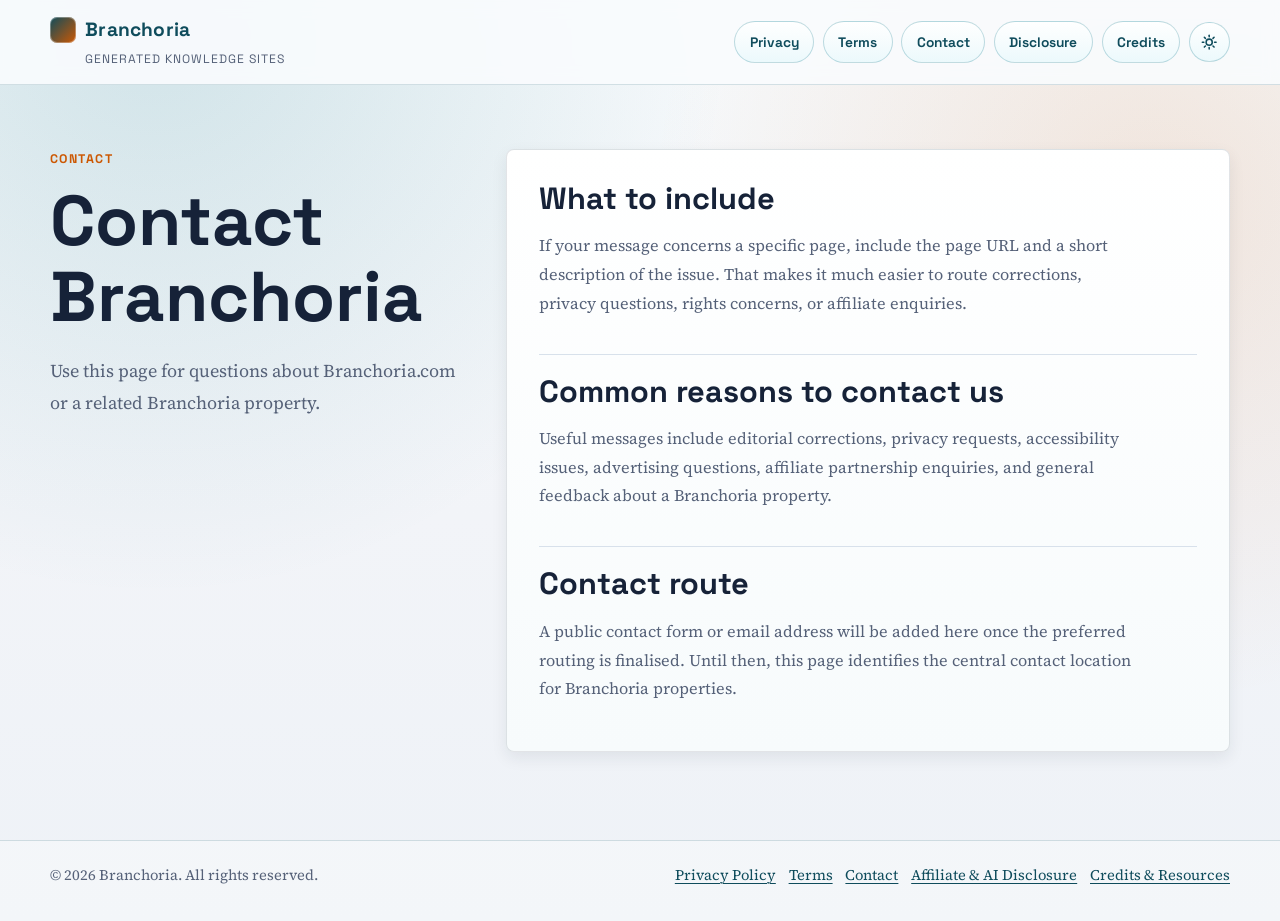
<file: contact/index.html>
<!doctype html>
<html lang="en" data-theme="light" data-color-mode="automatic" data-appearance-color-default="automatic">
<head>    <meta property="og:type" content="website">
  <meta property="og:site_name" content="Branchoria">
  <meta property="og:title" content="Branchoria">
  <meta property="og:description" content="Focused topic guides, comparison resources, and long-form research collections.">
  <meta property="og:url" content="https://branchoria.com/">
<meta property="og:image" content="https://branchoria.com/assets/og-default.png">
  <meta property="og:image:width" content="1200">
  <meta property="og:image:height" content="630">
  <meta property="og:image:alt" content="Branchoria">
  <meta name="twitter:card" content="summary_large_image">

  <meta charset="utf-8">
  <meta name="viewport" content="width=device-width, initial-scale=1">
  <title>Contact | Branchoria</title>
  <meta name="description" content="Contact Branchoria about Branchoria.com or related Branchoria properties.">
  <script>(function(){var r=document.documentElement,m="automatic";try{m=localStorage.getItem("phoenix-color-mode")||"automatic"}catch(e){}var d=false;try{d=matchMedia&&matchMedia("(prefers-color-scheme: dark)").matches}catch(e){}r.setAttribute("data-color-mode",m);r.setAttribute("data-theme",m==="dark"||(m==="automatic"&&d)?"dark":"light")})();</script>
  <link rel="preconnect" href="https://fonts.googleapis.com">
  <link rel="preconnect" href="https://fonts.gstatic.com" crossorigin>
  <link href="https://fonts.googleapis.com/css2?family=Space+Grotesk:wght@400;500;700&family=Source+Serif+4:opsz,wght@8..60,400;8..60,600&display=swap" rel="stylesheet">
  <link rel="stylesheet" href="/assets/styles.css">
  <script src="/assets/theme-toggle.js" defer></script>
  <script async src="https://www.googletagmanager.com/gtag/js?id=G-67VRCP5C49"></script>
  <script>window.dataLayer=window.dataLayer||[];function gtag(){dataLayer.push(arguments);}gtag("js",new Date());gtag("config","G-67VRCP5C49");</script>
</head>
<body>
  <header class="site-header">
    <div class="container header-inner">
      <a class="brand-block" href="/" aria-label="Branchoria home"><span class="site-title"><span class="brand-mark" aria-hidden="true"></span>Branchoria</span><span class="site-tagline">Generated knowledge sites</span></a>
      <nav class="site-nav" aria-label="Primary navigation">
        <a class="nav-pill" href="/privacy-policy/">Privacy</a><a class="nav-pill" href="/terms/">Terms</a><a class="nav-pill" href="/contact/">Contact</a><a class="nav-pill" href="/disclosure/">Disclosure</a><a class="nav-pill" href="/credits/">Credits</a>
        <button class="theme-toggle" type="button" data-theme-toggle aria-label="Switch color mode" title="Switch color mode"><svg viewBox="0 0 24 24" aria-hidden="true"><path d="M12 3v2"></path><path d="M12 19v2"></path><path d="m5.64 5.64 1.42 1.42"></path><path d="m16.94 16.94 1.42 1.42"></path><path d="M3 12h2"></path><path d="M19 12h2"></path><path d="m5.64 18.36 1.42-1.42"></path><path d="m16.94 7.06 1.42-1.42"></path><circle cx="12" cy="12" r="4"></circle></svg></button>
      </nav>
    </div>
  </header>

  <main class="page-content">
    <div class="container article-shell">
      <header class="article-hero">
        <p class="eyebrow">Contact</p>
        <h1>Contact Branchoria</h1>
        <p class="lede">Use this page for questions about Branchoria.com or a related Branchoria property.</p>
      </header>
      <div class="content-panel">
        <section class="article-section">
          <h2>What to include</h2>
          <p>If your message concerns a specific page, include the page URL and a short description of the issue. That makes it much easier to route corrections, privacy questions, rights concerns, or affiliate enquiries.</p>
        </section>
        <section class="article-section">
          <h2>Common reasons to contact us</h2>
          <p>Useful messages include editorial corrections, privacy requests, accessibility issues, advertising questions, affiliate partnership enquiries, and general feedback about a Branchoria property.</p>
        </section>
        <section class="article-section">
          <h2>Contact route</h2>
          <p>A public contact form or email address will be added here once the preferred routing is finalised. Until then, this page identifies the central contact location for Branchoria properties.</p>
        </section>
      </div>
    </div>
  </main>

  <footer class="site-footer">
    <div class="container footer-inner">
      <p>&copy; 2026 Branchoria. All rights reserved.</p>
      <nav class="footer-links" aria-label="Footer navigation"><a href="/privacy-policy/">Privacy Policy</a><a href="/terms/">Terms</a><a href="/contact/">Contact</a><a href="/disclosure/">Affiliate &amp; AI Disclosure</a><a href="/credits/">Credits &amp; Resources</a></nav>
    </div>
  </footer>
</body>
</html>
</file>
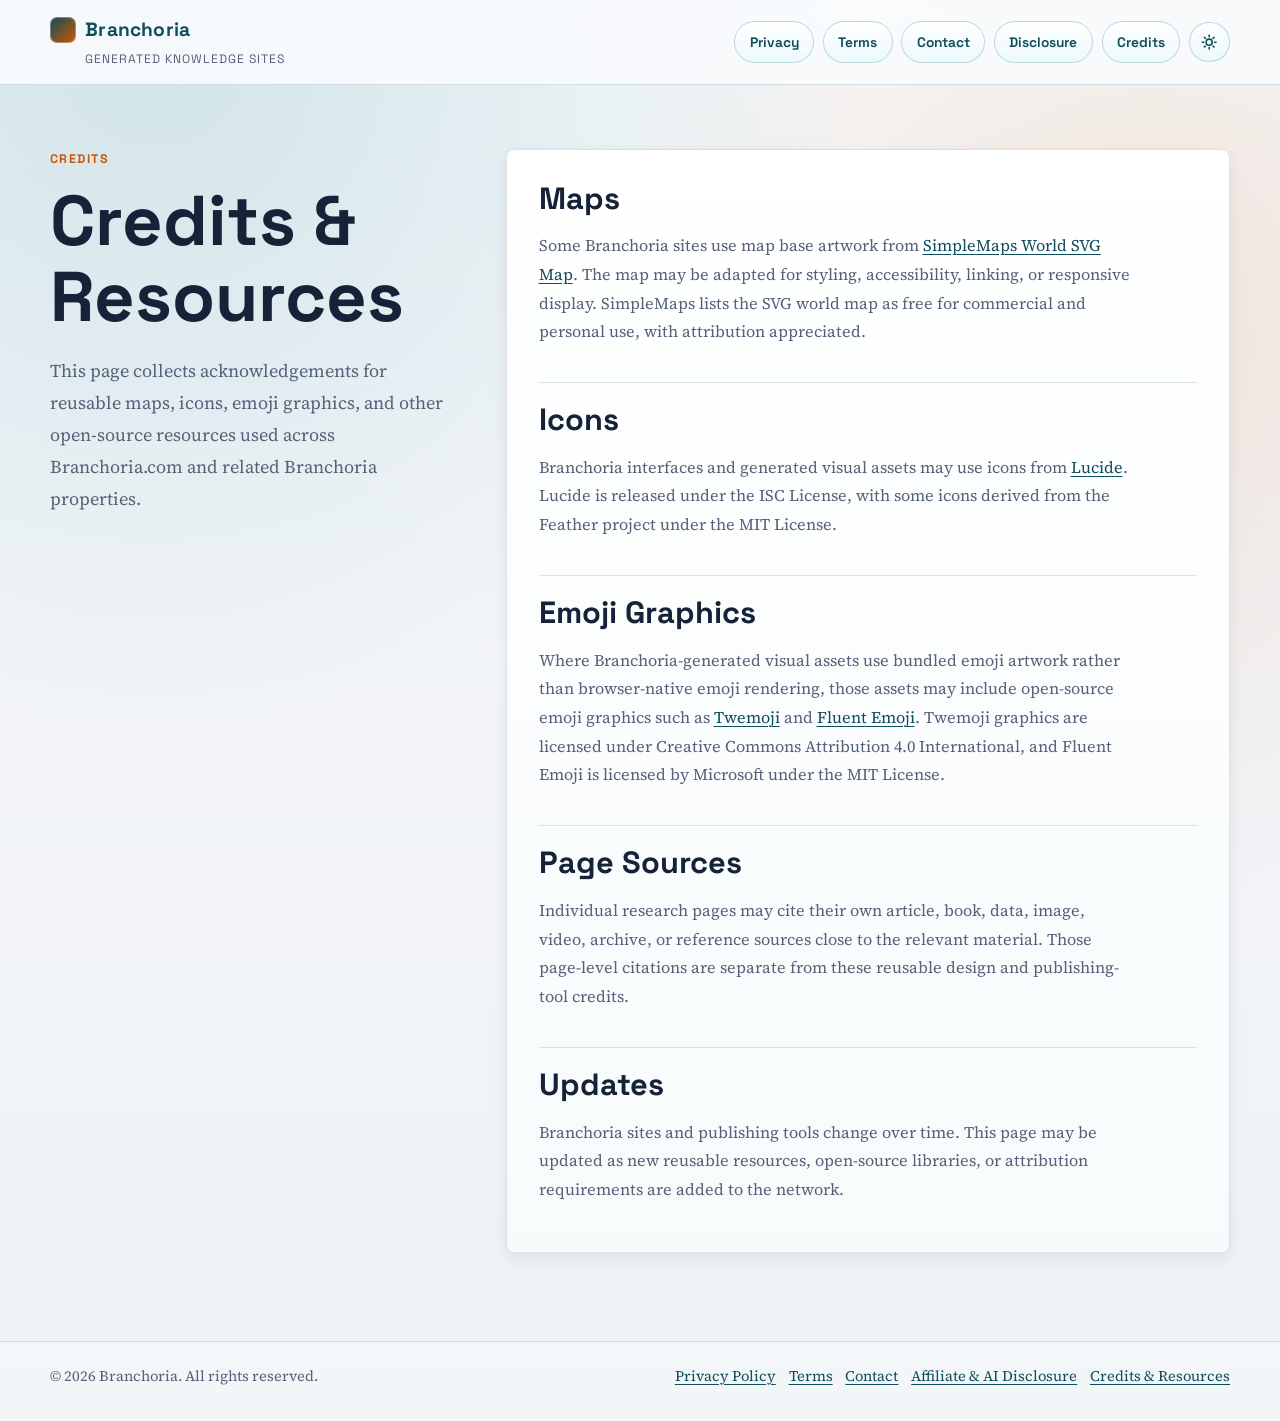
<file: credits/index.html>
<!doctype html>
<html lang="en" data-theme="light" data-color-mode="automatic" data-appearance-color-default="automatic">
<head>    <meta property="og:type" content="website">
  <meta property="og:site_name" content="Branchoria">
  <meta property="og:title" content="Branchoria">
  <meta property="og:description" content="Focused topic guides, comparison resources, and long-form research collections.">
  <meta property="og:url" content="https://branchoria.com/">
<meta property="og:image" content="https://branchoria.com/assets/og-default.png">
  <meta property="og:image:width" content="1200">
  <meta property="og:image:height" content="630">
  <meta property="og:image:alt" content="Branchoria">
  <meta name="twitter:card" content="summary_large_image">

  <meta charset="utf-8">
  <meta name="viewport" content="width=device-width, initial-scale=1">
  <title>Credits &amp; Resources | Branchoria</title>
  <meta name="description" content="Credits, attributions, and resource acknowledgements for Branchoria.com and related Branchoria properties.">
  <script>(function(){var r=document.documentElement,m="automatic";try{m=localStorage.getItem("phoenix-color-mode")||"automatic"}catch(e){}var d=false;try{d=matchMedia&&matchMedia("(prefers-color-scheme: dark)").matches}catch(e){}r.setAttribute("data-color-mode",m);r.setAttribute("data-theme",m==="dark"||(m==="automatic"&&d)?"dark":"light")})();</script>
  <link rel="preconnect" href="https://fonts.googleapis.com">
  <link rel="preconnect" href="https://fonts.gstatic.com" crossorigin>
  <link href="https://fonts.googleapis.com/css2?family=Space+Grotesk:wght@400;500;700&family=Source+Serif+4:opsz,wght@8..60,400;8..60,600&display=swap" rel="stylesheet">
  <link rel="stylesheet" href="/assets/styles.css">
  <script src="/assets/theme-toggle.js" defer></script>
  <script async src="https://www.googletagmanager.com/gtag/js?id=G-67VRCP5C49"></script>
  <script>window.dataLayer=window.dataLayer||[];function gtag(){dataLayer.push(arguments);}gtag("js",new Date());gtag("config","G-67VRCP5C49");</script>
</head>
<body>
  <header class="site-header">
    <div class="container header-inner">
      <a class="brand-block" href="/" aria-label="Branchoria home"><span class="site-title"><span class="brand-mark" aria-hidden="true"></span>Branchoria</span><span class="site-tagline">Generated knowledge sites</span></a>
      <nav class="site-nav" aria-label="Primary navigation">
        <a class="nav-pill" href="/privacy-policy/">Privacy</a><a class="nav-pill" href="/terms/">Terms</a><a class="nav-pill" href="/contact/">Contact</a><a class="nav-pill" href="/disclosure/">Disclosure</a><a class="nav-pill" href="/credits/">Credits</a>
        <button class="theme-toggle" type="button" data-theme-toggle aria-label="Switch color mode" title="Switch color mode"><svg viewBox="0 0 24 24" aria-hidden="true"><path d="M12 3v2"></path><path d="M12 19v2"></path><path d="m5.64 5.64 1.42 1.42"></path><path d="m16.94 16.94 1.42 1.42"></path><path d="M3 12h2"></path><path d="M19 12h2"></path><path d="m5.64 18.36 1.42-1.42"></path><path d="m16.94 7.06 1.42-1.42"></path><circle cx="12" cy="12" r="4"></circle></svg></button>
      </nav>
    </div>
  </header>

  <main class="page-content">
    <div class="container article-shell">
      <header class="article-hero">
        <p class="eyebrow">Credits</p>
        <h1>Credits &amp; Resources</h1>
        <p class="lede">This page collects acknowledgements for reusable maps, icons, emoji graphics, and other open-source resources used across Branchoria.com and related Branchoria properties.</p>
      </header>
      <div class="content-panel">
        <section class="article-section">
          <h2>Maps</h2>
          <p>Some Branchoria sites use map base artwork from <a href="https://simplemaps.com/resources/svg-world">SimpleMaps World SVG Map</a>. The map may be adapted for styling, accessibility, linking, or responsive display. SimpleMaps lists the SVG world map as free for commercial and personal use, with attribution appreciated.</p>
        </section>
        <section class="article-section">
          <h2>Icons</h2>
          <p>Branchoria interfaces and generated visual assets may use icons from <a href="https://lucide.dev/">Lucide</a>. Lucide is released under the ISC License, with some icons derived from the Feather project under the MIT License.</p>
        </section>
        <section class="article-section">
          <h2>Emoji Graphics</h2>
          <p>Where Branchoria-generated visual assets use bundled emoji artwork rather than browser-native emoji rendering, those assets may include open-source emoji graphics such as <a href="https://github.com/twitter/twemoji">Twemoji</a> and <a href="https://github.com/microsoft/fluentui-emoji">Fluent Emoji</a>. Twemoji graphics are licensed under Creative Commons Attribution 4.0 International, and Fluent Emoji is licensed by Microsoft under the MIT License.</p>
        </section>
        <section class="article-section">
          <h2>Page Sources</h2>
          <p>Individual research pages may cite their own article, book, data, image, video, archive, or reference sources close to the relevant material. Those page-level citations are separate from these reusable design and publishing-tool credits.</p>
        </section>
        <section class="article-section">
          <h2>Updates</h2>
          <p>Branchoria sites and publishing tools change over time. This page may be updated as new reusable resources, open-source libraries, or attribution requirements are added to the network.</p>
        </section>
      </div>
    </div>
  </main>

  <footer class="site-footer">
    <div class="container footer-inner">
      <p>&copy; 2026 Branchoria. All rights reserved.</p>
      <nav class="footer-links" aria-label="Footer navigation"><a href="/privacy-policy/">Privacy Policy</a><a href="/terms/">Terms</a><a href="/contact/">Contact</a><a href="/disclosure/">Affiliate &amp; AI Disclosure</a><a href="/credits/">Credits &amp; Resources</a></nav>
    </div>
  </footer>
</body>
</html>
</file>
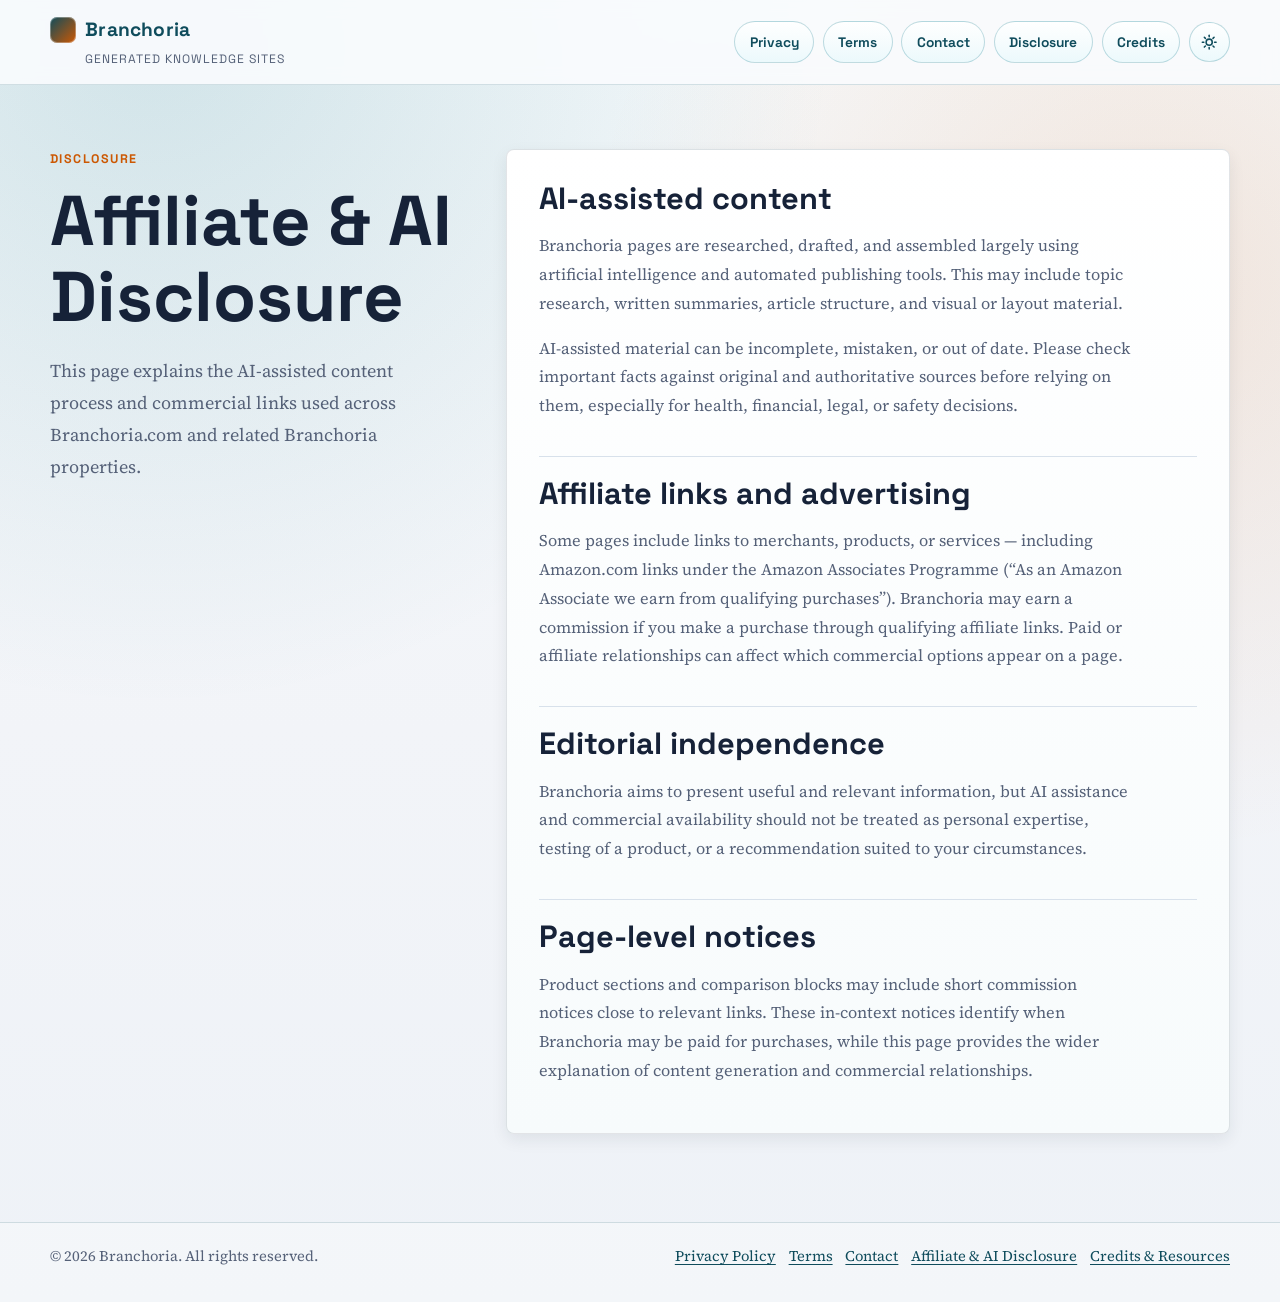
<file: disclosure/index.html>
<!doctype html>
<html lang="en" data-theme="light" data-color-mode="automatic" data-appearance-color-default="automatic">
<head>    <meta property="og:type" content="website">
  <meta property="og:site_name" content="Branchoria">
  <meta property="og:title" content="Branchoria">
  <meta property="og:description" content="Focused topic guides, comparison resources, and long-form research collections.">
  <meta property="og:url" content="https://branchoria.com/">
<meta property="og:image" content="https://branchoria.com/assets/og-default.png">
  <meta property="og:image:width" content="1200">
  <meta property="og:image:height" content="630">
  <meta property="og:image:alt" content="Branchoria">
  <meta name="twitter:card" content="summary_large_image">

  <meta charset="utf-8">
  <meta name="viewport" content="width=device-width, initial-scale=1">
  <title>Affiliate &amp; AI Disclosure | Branchoria</title>
  <meta name="description" content="Affiliate, advertising, and AI-assisted content disclosure for Branchoria.com and related Branchoria properties.">
  <script>(function(){var r=document.documentElement,m="automatic";try{m=localStorage.getItem("phoenix-color-mode")||"automatic"}catch(e){}var d=false;try{d=matchMedia&&matchMedia("(prefers-color-scheme: dark)").matches}catch(e){}r.setAttribute("data-color-mode",m);r.setAttribute("data-theme",m==="dark"||(m==="automatic"&&d)?"dark":"light")})();</script>
  <link rel="preconnect" href="https://fonts.googleapis.com">
  <link rel="preconnect" href="https://fonts.gstatic.com" crossorigin>
  <link href="https://fonts.googleapis.com/css2?family=Space+Grotesk:wght@400;500;700&family=Source+Serif+4:opsz,wght@8..60,400;8..60,600&display=swap" rel="stylesheet">
  <link rel="stylesheet" href="/assets/styles.css">
  <script src="/assets/theme-toggle.js" defer></script>
  <script async src="https://www.googletagmanager.com/gtag/js?id=G-67VRCP5C49"></script>
  <script>window.dataLayer=window.dataLayer||[];function gtag(){dataLayer.push(arguments);}gtag("js",new Date());gtag("config","G-67VRCP5C49");</script>
</head>
<body>
  <header class="site-header">
    <div class="container header-inner">
      <a class="brand-block" href="/" aria-label="Branchoria home"><span class="site-title"><span class="brand-mark" aria-hidden="true"></span>Branchoria</span><span class="site-tagline">Generated knowledge sites</span></a>
      <nav class="site-nav" aria-label="Primary navigation">
        <a class="nav-pill" href="/privacy-policy/">Privacy</a><a class="nav-pill" href="/terms/">Terms</a><a class="nav-pill" href="/contact/">Contact</a><a class="nav-pill" href="/disclosure/">Disclosure</a><a class="nav-pill" href="/credits/">Credits</a>
        <button class="theme-toggle" type="button" data-theme-toggle aria-label="Switch color mode" title="Switch color mode"><svg viewBox="0 0 24 24" aria-hidden="true"><path d="M12 3v2"></path><path d="M12 19v2"></path><path d="m5.64 5.64 1.42 1.42"></path><path d="m16.94 16.94 1.42 1.42"></path><path d="M3 12h2"></path><path d="M19 12h2"></path><path d="m5.64 18.36 1.42-1.42"></path><path d="m16.94 7.06 1.42-1.42"></path><circle cx="12" cy="12" r="4"></circle></svg></button>
      </nav>
    </div>
  </header>

  <main class="page-content">
    <div class="container article-shell">
      <header class="article-hero">
        <p class="eyebrow">Disclosure</p>
        <h1>Affiliate &amp; AI Disclosure</h1>
        <p class="lede">This page explains the AI-assisted content process and commercial links used across Branchoria.com and related Branchoria properties.</p>
      </header>
      <div class="content-panel">
        <section class="article-section">
          <h2>AI-assisted content</h2>
          <p>Branchoria pages are researched, drafted, and assembled largely using artificial intelligence and automated publishing tools. This may include topic research, written summaries, article structure, and visual or layout material.</p>
          <p>AI-assisted material can be incomplete, mistaken, or out of date. Please check important facts against original and authoritative sources before relying on them, especially for health, financial, legal, or safety decisions.</p>
        </section>
        <section class="article-section">
          <h2>Affiliate links and advertising</h2>
          <p>Some pages include links to merchants, products, or services &mdash; including Amazon.com links under the Amazon Associates Programme (&ldquo;As an Amazon Associate we earn from qualifying purchases&rdquo;). Branchoria may earn a commission if you make a purchase through qualifying affiliate links. Paid or affiliate relationships can affect which commercial options appear on a page.</p>
        </section>
        <section class="article-section">
          <h2>Editorial independence</h2>
          <p>Branchoria aims to present useful and relevant information, but AI assistance and commercial availability should not be treated as personal expertise, testing of a product, or a recommendation suited to your circumstances.</p>
        </section>
        <section class="article-section">
          <h2>Page-level notices</h2>
          <p>Product sections and comparison blocks may include short commission notices close to relevant links. These in-context notices identify when Branchoria may be paid for purchases, while this page provides the wider explanation of content generation and commercial relationships.</p>
        </section>
      </div>
    </div>
  </main>

  <footer class="site-footer">
    <div class="container footer-inner">
      <p>&copy; 2026 Branchoria. All rights reserved.</p>
      <nav class="footer-links" aria-label="Footer navigation"><a href="/privacy-policy/">Privacy Policy</a><a href="/terms/">Terms</a><a href="/contact/">Contact</a><a href="/disclosure/">Affiliate &amp; AI Disclosure</a><a href="/credits/">Credits &amp; Resources</a></nav>
    </div>
  </footer>
</body>
</html>
</file>
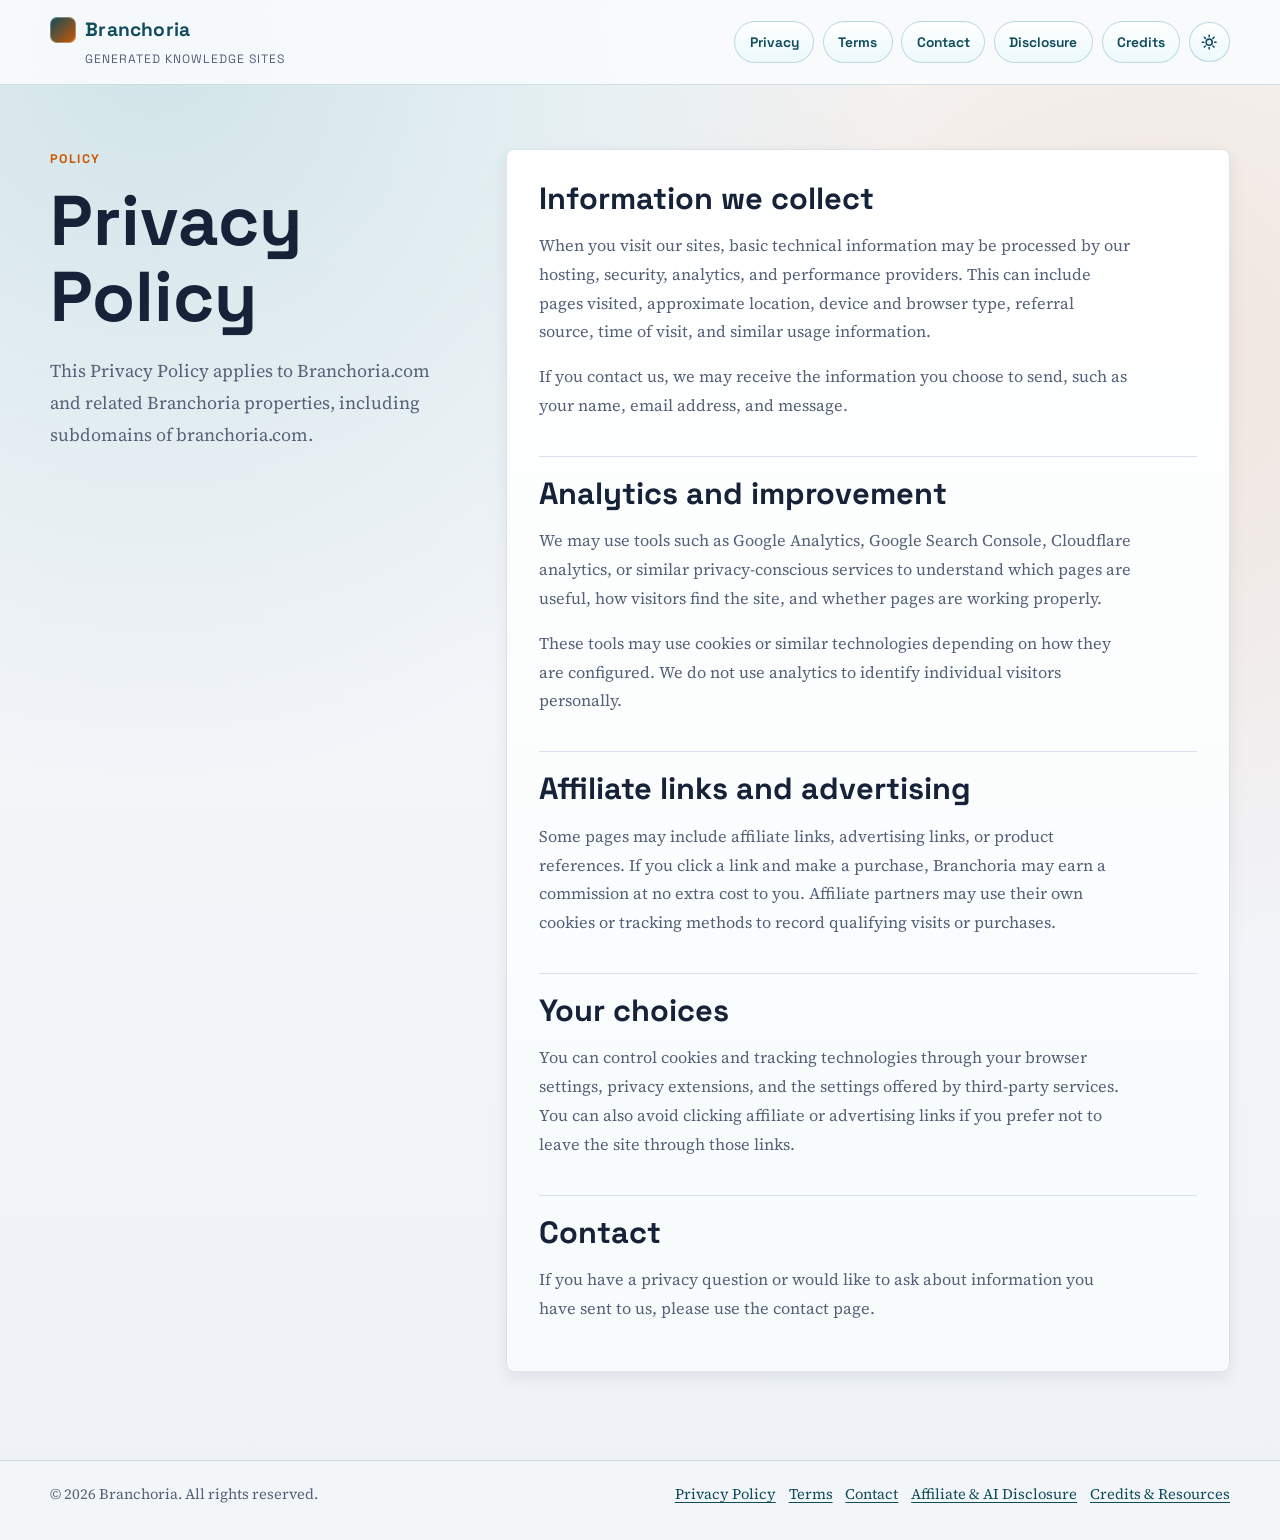
<file: privacy-policy/index.html>
<!doctype html>
<html lang="en" data-theme="light" data-color-mode="automatic" data-appearance-color-default="automatic">
<head>    <meta property="og:type" content="website">
  <meta property="og:site_name" content="Branchoria">
  <meta property="og:title" content="Branchoria">
  <meta property="og:description" content="Focused topic guides, comparison resources, and long-form research collections.">
  <meta property="og:url" content="https://branchoria.com/">
<meta property="og:image" content="https://branchoria.com/assets/og-default.png">
  <meta property="og:image:width" content="1200">
  <meta property="og:image:height" content="630">
  <meta property="og:image:alt" content="Branchoria">
  <meta name="twitter:card" content="summary_large_image">

  <meta charset="utf-8">
  <meta name="viewport" content="width=device-width, initial-scale=1">
  <title>Privacy Policy | Branchoria</title>
  <meta name="description" content="Privacy Policy for Branchoria.com and related Branchoria properties.">
  <script>(function(){var r=document.documentElement,m="automatic";try{m=localStorage.getItem("phoenix-color-mode")||"automatic"}catch(e){}var d=false;try{d=matchMedia&&matchMedia("(prefers-color-scheme: dark)").matches}catch(e){}r.setAttribute("data-color-mode",m);r.setAttribute("data-theme",m==="dark"||(m==="automatic"&&d)?"dark":"light")})();</script>
  <link rel="preconnect" href="https://fonts.googleapis.com">
  <link rel="preconnect" href="https://fonts.gstatic.com" crossorigin>
  <link href="https://fonts.googleapis.com/css2?family=Space+Grotesk:wght@400;500;700&family=Source+Serif+4:opsz,wght@8..60,400;8..60,600&display=swap" rel="stylesheet">
  <link rel="stylesheet" href="/assets/styles.css">
  <script src="/assets/theme-toggle.js" defer></script>
  <script async src="https://www.googletagmanager.com/gtag/js?id=G-67VRCP5C49"></script>
  <script>window.dataLayer=window.dataLayer||[];function gtag(){dataLayer.push(arguments);}gtag("js",new Date());gtag("config","G-67VRCP5C49");</script>
</head>
<body>
  <header class="site-header">
    <div class="container header-inner">
      <a class="brand-block" href="/" aria-label="Branchoria home"><span class="site-title"><span class="brand-mark" aria-hidden="true"></span>Branchoria</span><span class="site-tagline">Generated knowledge sites</span></a>
      <nav class="site-nav" aria-label="Primary navigation">
        <a class="nav-pill" href="/privacy-policy/">Privacy</a><a class="nav-pill" href="/terms/">Terms</a><a class="nav-pill" href="/contact/">Contact</a><a class="nav-pill" href="/disclosure/">Disclosure</a><a class="nav-pill" href="/credits/">Credits</a>
        <button class="theme-toggle" type="button" data-theme-toggle aria-label="Switch color mode" title="Switch color mode"><svg viewBox="0 0 24 24" aria-hidden="true"><path d="M12 3v2"></path><path d="M12 19v2"></path><path d="m5.64 5.64 1.42 1.42"></path><path d="m16.94 16.94 1.42 1.42"></path><path d="M3 12h2"></path><path d="M19 12h2"></path><path d="m5.64 18.36 1.42-1.42"></path><path d="m16.94 7.06 1.42-1.42"></path><circle cx="12" cy="12" r="4"></circle></svg></button>
      </nav>
    </div>
  </header>

  <main class="page-content">
    <div class="container article-shell">
      <header class="article-hero">
        <p class="eyebrow">Policy</p>
        <h1>Privacy Policy</h1>
        <p class="lede">This Privacy Policy applies to Branchoria.com and related Branchoria properties, including subdomains of branchoria.com.</p>
      </header>
      <div class="content-panel">
        <section class="article-section">
          <h2>Information we collect</h2>
          <p>When you visit our sites, basic technical information may be processed by our hosting, security, analytics, and performance providers. This can include pages visited, approximate location, device and browser type, referral source, time of visit, and similar usage information.</p>
          <p>If you contact us, we may receive the information you choose to send, such as your name, email address, and message.</p>
        </section>
        <section class="article-section">
          <h2>Analytics and improvement</h2>
          <p>We may use tools such as Google Analytics, Google Search Console, Cloudflare analytics, or similar privacy-conscious services to understand which pages are useful, how visitors find the site, and whether pages are working properly.</p>
          <p>These tools may use cookies or similar technologies depending on how they are configured. We do not use analytics to identify individual visitors personally.</p>
        </section>
        <section class="article-section">
          <h2>Affiliate links and advertising</h2>
          <p>Some pages may include affiliate links, advertising links, or product references. If you click a link and make a purchase, Branchoria may earn a commission at no extra cost to you. Affiliate partners may use their own cookies or tracking methods to record qualifying visits or purchases.</p>
        </section>
        <section class="article-section">
          <h2>Your choices</h2>
          <p>You can control cookies and tracking technologies through your browser settings, privacy extensions, and the settings offered by third-party services. You can also avoid clicking affiliate or advertising links if you prefer not to leave the site through those links.</p>
        </section>
        <section class="article-section">
          <h2>Contact</h2>
          <p>If you have a privacy question or would like to ask about information you have sent to us, please use the contact page.</p>
        </section>
      </div>
    </div>
  </main>

  <footer class="site-footer">
    <div class="container footer-inner">
      <p>&copy; 2026 Branchoria. All rights reserved.</p>
      <nav class="footer-links" aria-label="Footer navigation"><a href="/privacy-policy/">Privacy Policy</a><a href="/terms/">Terms</a><a href="/contact/">Contact</a><a href="/disclosure/">Affiliate &amp; AI Disclosure</a><a href="/credits/">Credits &amp; Resources</a></nav>
    </div>
  </footer>
</body>
</html>
</file>
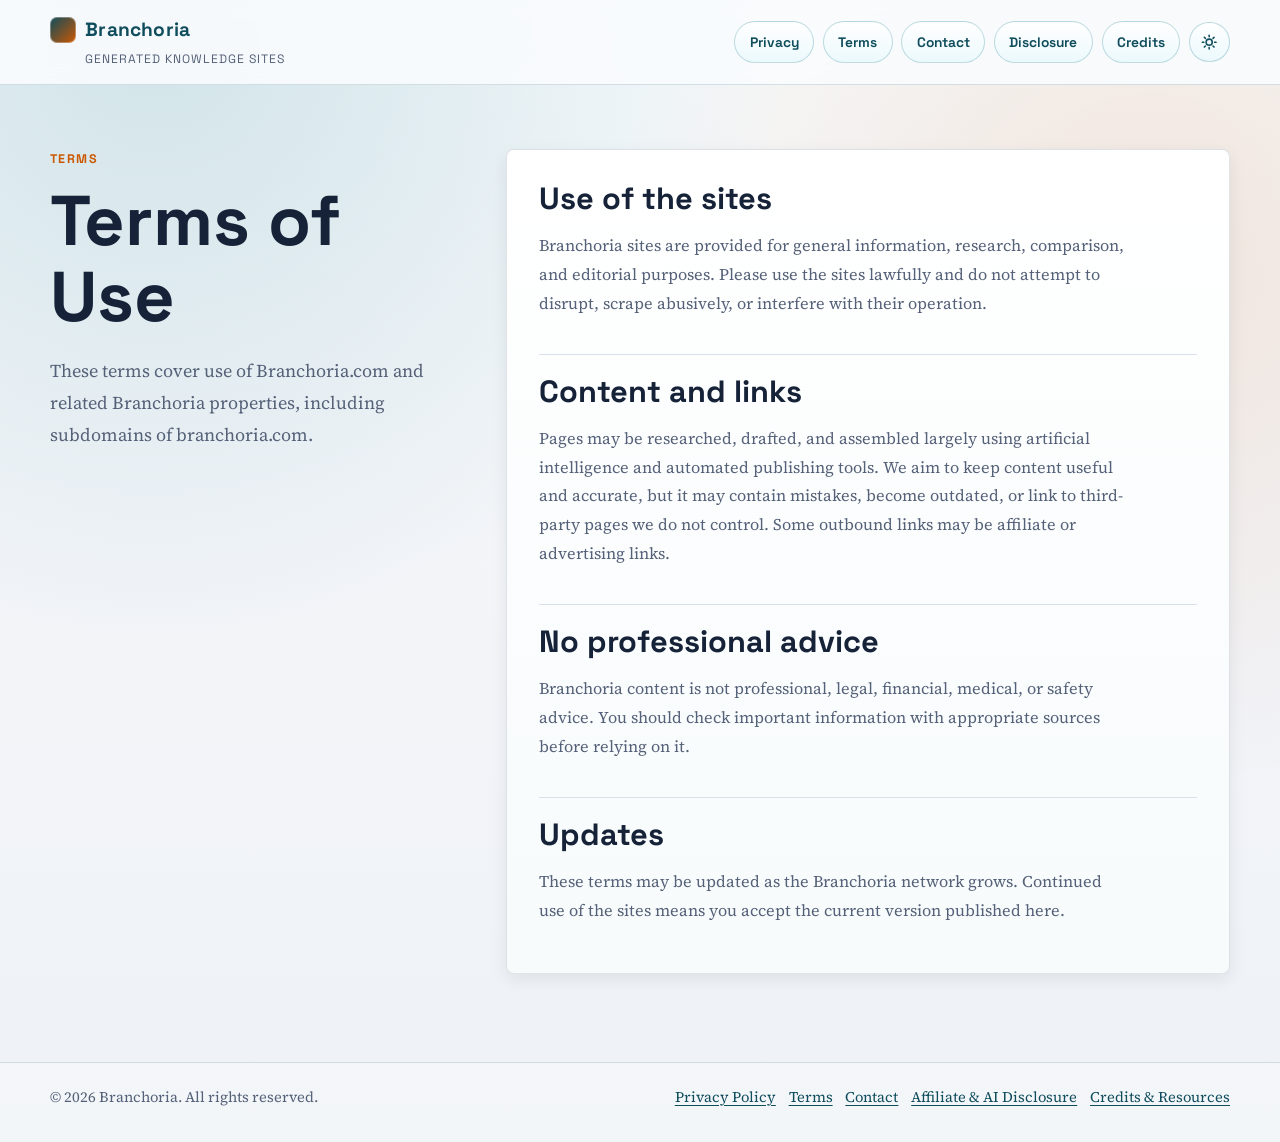
<file: terms/index.html>
<!doctype html>
<html lang="en" data-theme="light" data-color-mode="automatic" data-appearance-color-default="automatic">
<head>    <meta property="og:type" content="website">
  <meta property="og:site_name" content="Branchoria">
  <meta property="og:title" content="Branchoria">
  <meta property="og:description" content="Focused topic guides, comparison resources, and long-form research collections.">
  <meta property="og:url" content="https://branchoria.com/">
<meta property="og:image" content="https://branchoria.com/assets/og-default.png">
  <meta property="og:image:width" content="1200">
  <meta property="og:image:height" content="630">
  <meta property="og:image:alt" content="Branchoria">
  <meta name="twitter:card" content="summary_large_image">

  <meta charset="utf-8">
  <meta name="viewport" content="width=device-width, initial-scale=1">
  <title>Terms | Branchoria</title>
  <meta name="description" content="Terms for Branchoria.com and related Branchoria properties.">
  <script>(function(){var r=document.documentElement,m="automatic";try{m=localStorage.getItem("phoenix-color-mode")||"automatic"}catch(e){}var d=false;try{d=matchMedia&&matchMedia("(prefers-color-scheme: dark)").matches}catch(e){}r.setAttribute("data-color-mode",m);r.setAttribute("data-theme",m==="dark"||(m==="automatic"&&d)?"dark":"light")})();</script>
  <link rel="preconnect" href="https://fonts.googleapis.com">
  <link rel="preconnect" href="https://fonts.gstatic.com" crossorigin>
  <link href="https://fonts.googleapis.com/css2?family=Space+Grotesk:wght@400;500;700&family=Source+Serif+4:opsz,wght@8..60,400;8..60,600&display=swap" rel="stylesheet">
  <link rel="stylesheet" href="/assets/styles.css">
  <script src="/assets/theme-toggle.js" defer></script>
  <script async src="https://www.googletagmanager.com/gtag/js?id=G-67VRCP5C49"></script>
  <script>window.dataLayer=window.dataLayer||[];function gtag(){dataLayer.push(arguments);}gtag("js",new Date());gtag("config","G-67VRCP5C49");</script>
</head>
<body>
  <header class="site-header">
    <div class="container header-inner">
      <a class="brand-block" href="/" aria-label="Branchoria home">
        <span class="site-title"><span class="brand-mark" aria-hidden="true"></span>Branchoria</span>
        <span class="site-tagline">Generated knowledge sites</span>
      </a>
      <nav class="site-nav" aria-label="Primary navigation">
        <a class="nav-pill" href="/privacy-policy/">Privacy</a>
        <a class="nav-pill" href="/terms/">Terms</a>
        <a class="nav-pill" href="/contact/">Contact</a>
        <a class="nav-pill" href="/disclosure/">Disclosure</a>
        <a class="nav-pill" href="/credits/">Credits</a>
        <button class="theme-toggle" type="button" data-theme-toggle aria-label="Switch color mode" title="Switch color mode"><svg viewBox="0 0 24 24" aria-hidden="true"><path d="M12 3v2"></path><path d="M12 19v2"></path><path d="m5.64 5.64 1.42 1.42"></path><path d="m16.94 16.94 1.42 1.42"></path><path d="M3 12h2"></path><path d="M19 12h2"></path><path d="m5.64 18.36 1.42-1.42"></path><path d="m16.94 7.06 1.42-1.42"></path><circle cx="12" cy="12" r="4"></circle></svg></button>
      </nav>
    </div>
  </header>

  <main class="page-content">
    <div class="container article-shell">
      <header class="article-hero">
        <p class="eyebrow">Terms</p>
        <h1>Terms of Use</h1>
        <p class="lede">These terms cover use of Branchoria.com and related Branchoria properties, including subdomains of branchoria.com.</p>
      </header>
      <div class="content-panel">
        <section class="article-section">
          <h2>Use of the sites</h2>
          <p>Branchoria sites are provided for general information, research, comparison, and editorial purposes. Please use the sites lawfully and do not attempt to disrupt, scrape abusively, or interfere with their operation.</p>
        </section>
        <section class="article-section">
          <h2>Content and links</h2>
          <p>Pages may be researched, drafted, and assembled largely using artificial intelligence and automated publishing tools. We aim to keep content useful and accurate, but it may contain mistakes, become outdated, or link to third-party pages we do not control. Some outbound links may be affiliate or advertising links.</p>
        </section>
        <section class="article-section">
          <h2>No professional advice</h2>
          <p>Branchoria content is not professional, legal, financial, medical, or safety advice. You should check important information with appropriate sources before relying on it.</p>
        </section>
        <section class="article-section">
          <h2>Updates</h2>
          <p>These terms may be updated as the Branchoria network grows. Continued use of the sites means you accept the current version published here.</p>
        </section>
      </div>
    </div>
  </main>

  <footer class="site-footer">
    <div class="container footer-inner">
      <p>&copy; 2026 Branchoria. All rights reserved.</p>
      <nav class="footer-links" aria-label="Footer navigation"><a href="/privacy-policy/">Privacy Policy</a><a href="/terms/">Terms</a><a href="/contact/">Contact</a><a href="/disclosure/">Affiliate &amp; AI Disclosure</a><a href="/credits/">Credits &amp; Resources</a></nav>
    </div>
  </footer>
</body>
</html>
</file>
<file: assets/styles.css>
:root {
  color-scheme: light;
  --page-bg: #f2f4f8;
  --surface: #ffffff;
  --surface-alt: #fafbfd;
  --text: #1d2330;
  --muted: #556178;
  --heading: #162238;
  --brand: #0b7285;
  --brand-dark: #0f4c5c;
  --accent: #cc5803;
  --border: #d8e1eb;
  --surface-border: rgba(23, 32, 56, 0.12);
  --header-bg: rgba(249, 251, 253, 0.92);
  --header-border: rgba(12, 76, 92, 0.16);
  --card-bg: linear-gradient(180deg, #ffffff 0%, #f7fbfc 100%);
  --card-shadow: 0 6px 16px rgba(23, 32, 56, 0.08);
  --toggle-bg: linear-gradient(180deg, #ffffff 0%, #ecf9fc 100%);
  --toggle-border: rgba(11, 114, 133, 0.25);
  --toggle-color: #0f4c5c;
  --toggle-hover-bg: linear-gradient(180deg, #ffffff 0%, #dbf0f5 100%);
  --layout-max-width: 1180px;
  --layout-fluid-width: 94vw;
}

:root[data-theme="dark"] {
  color-scheme: dark;
  --page-bg: #101725;
  --surface: #111a2b;
  --surface-alt: #0f1a2e;
  --text: #d9e4f2;
  --muted: #9ab0c8;
  --heading: #eef5ff;
  --brand: #7ed2df;
  --brand-dark: #bde7f0;
  --accent: #ffbe86;
  --border: #2c3a52;
  --surface-border: rgba(126, 210, 223, 0.2);
  --header-bg: rgba(11, 18, 31, 0.9);
  --header-border: rgba(126, 210, 223, 0.24);
  --card-bg: linear-gradient(180deg, #17243a 0%, #121d31 100%);
  --card-shadow: 0 10px 22px rgba(0, 0, 0, 0.32);
  --toggle-bg: linear-gradient(180deg, #1e2e46 0%, #18263b 100%);
  --toggle-border: rgba(126, 210, 223, 0.35);
  --toggle-color: #d3ebff;
  --toggle-hover-bg: linear-gradient(180deg, #263a59 0%, #1e2e46 100%);
}

* {
  box-sizing: border-box;
}

html {
  scroll-padding-top: 7rem;
}

body {
  margin: 0;
  min-height: 100vh;
  overflow-x: hidden;
  background:
    radial-gradient(circle at 12% 2%, rgba(11, 114, 133, 0.16) 0%, rgba(11, 114, 133, 0) 40%),
    radial-gradient(circle at 90% 22%, rgba(204, 88, 3, 0.12) 0%, rgba(204, 88, 3, 0) 37%),
    linear-gradient(180deg, #f7fafc 0%, var(--page-bg) 56%, #eef2f7 100%);
  color: var(--text);
  font-family: "Source Serif 4", Georgia, serif;
  font-size: 1.02rem;
  line-height: 1.76;
}

:root[data-theme="dark"] body {
  background:
    radial-gradient(circle at 12% 2%, rgba(126, 210, 223, 0.16) 0%, rgba(126, 210, 223, 0) 40%),
    radial-gradient(circle at 90% 22%, rgba(255, 190, 134, 0.14) 0%, rgba(255, 190, 134, 0) 37%),
    linear-gradient(180deg, #0a1220 0%, var(--page-bg) 56%, #0b1322 100%);
}

a {
  color: var(--brand-dark);
  text-decoration-thickness: 0.08em;
  text-underline-offset: 0.18em;
}

.container {
  width: min(var(--layout-max-width), var(--layout-fluid-width));
  margin: 0 auto;
}

.site-header {
  position: sticky;
  top: 0;
  z-index: 20;
  border-bottom: 1px solid var(--header-border);
  background: var(--header-bg);
  backdrop-filter: blur(8px);
}

.header-inner {
  display: flex;
  flex-wrap: wrap;
  gap: 0.75rem 1.3rem;
  align-items: center;
  justify-content: space-between;
  padding: 0.8rem 0;
}

.brand-block {
  display: grid;
  gap: 0.18rem;
  text-decoration: none;
}

.site-title {
  display: inline-flex;
  gap: 0.55rem;
  align-items: center;
  color: var(--brand-dark);
  font-family: "Space Grotesk", "Segoe UI", sans-serif;
  font-size: clamp(1rem, 1.5vw, 1.2rem);
  font-weight: 700;
  letter-spacing: 0.01em;
}

.brand-mark {
  width: 1.65rem;
  height: 1.65rem;
  border-radius: 0.45rem;
  background: linear-gradient(135deg, var(--brand-dark), var(--accent));
  box-shadow: inset 0 0 0 1px rgba(255, 255, 255, 0.32);
}

.site-tagline {
  margin: 0 0 0 2.2rem;
  color: var(--muted);
  font-family: "Space Grotesk", "Segoe UI", sans-serif;
  font-size: 0.76rem;
  letter-spacing: 0.08em;
  text-transform: uppercase;
}

.site-nav {
  display: flex;
  flex-wrap: wrap;
  gap: 0.55rem;
  align-items: center;
  justify-content: flex-end;
  max-width: 100%;
}

.nav-pill,
.theme-toggle,
.button {
  display: inline-flex;
  align-items: center;
  justify-content: center;
  min-height: 2.5rem;
  border-radius: 999px;
  font-family: "Space Grotesk", "Segoe UI", sans-serif;
  font-size: 0.86rem;
  font-weight: 650;
}

.nav-pill {
  padding: 0.5rem 0.9rem;
  border: 1px solid rgba(11, 114, 133, 0.25);
  background: var(--toggle-bg);
  color: var(--brand-dark);
  text-decoration: none;
}

.nav-pill:hover,
.theme-toggle:hover {
  background: var(--toggle-hover-bg);
  border-color: rgba(15, 76, 92, 0.5);
}

.theme-toggle {
  width: 2.55rem;
  border: 1px solid var(--toggle-border);
  background: var(--toggle-bg);
  color: var(--toggle-color);
  cursor: pointer;
}

.theme-toggle svg {
  width: 1.15rem;
  height: 1.15rem;
  fill: none;
  stroke: currentColor;
  stroke-width: 2;
  stroke-linecap: round;
  stroke-linejoin: round;
}

.page-content {
  padding: clamp(2rem, 5vw, 4rem) 0 clamp(3rem, 7vw, 5.5rem);
}

.hero {
  display: grid;
  grid-template-columns: minmax(0, 1.25fr) minmax(280px, 0.75fr);
  gap: clamp(1.6rem, 4vw, 4rem);
  align-items: center;
  min-height: min(720px, calc(100vh - 5rem));
  padding: clamp(3rem, 8vw, 6rem) 0;
}

.eyebrow {
  margin: 0 0 0.8rem;
  color: var(--accent);
  font-family: "Space Grotesk", "Segoe UI", sans-serif;
  font-size: 0.78rem;
  font-weight: 800;
  letter-spacing: 0.12em;
  text-transform: uppercase;
}

h1,
h2,
h3 {
  margin: 0;
  color: var(--heading);
  font-family: "Space Grotesk", "Segoe UI", sans-serif;
  letter-spacing: 0;
  line-height: 1.08;
}

h1 {
  max-width: 14ch;
  font-size: clamp(2.65rem, 7vw, 5.8rem);
}

.article-hero h1 {
  max-width: 18ch;
  font-size: clamp(2.2rem, 5.5vw, 4.8rem);
}

h2 {
  font-size: clamp(1.35rem, 2.4vw, 2rem);
}

h3 {
  font-size: 1.08rem;
}

.lede {
  max-width: 62ch;
  margin: 1.25rem 0 0;
  color: var(--muted);
  font-size: 1.13rem;
}

.hero-panel,
.content-panel {
  border: 1px solid var(--surface-border);
  border-radius: 8px;
  background: var(--card-bg);
  box-shadow: var(--card-shadow);
}

.hero-panel {
  padding: clamp(1.2rem, 3vw, 1.7rem);
}

.hero-stat {
  padding: 1rem 0;
  border-bottom: 1px solid var(--border);
}

.hero-stat:last-child {
  border-bottom: 0;
}

.hero-stat strong {
  display: block;
  color: var(--heading);
  font-family: "Space Grotesk", "Segoe UI", sans-serif;
  font-size: 1rem;
}

.hero-stat span {
  display: block;
  margin-top: 0.28rem;
  color: var(--muted);
}

.actions {
  display: flex;
  flex-wrap: wrap;
  gap: 0.85rem;
  margin-top: 1.7rem;
}

.button {
  padding: 0.56rem 1.05rem;
  border: 1px solid var(--brand-dark);
  background: var(--brand-dark);
  color: var(--surface);
  text-decoration: none;
}

.button.secondary {
  background: transparent;
  color: var(--brand-dark);
}

.section-grid {
  display: grid;
  grid-template-columns: repeat(3, minmax(0, 1fr));
  gap: 1rem;
  margin-top: 1.3rem;
}

.feature-card {
  min-height: 12rem;
  padding: 1.1rem;
  border: 1px solid var(--surface-border);
  border-radius: 8px;
  background: var(--card-bg);
  box-shadow: var(--card-shadow);
}

.feature-card p,
.content-panel p,
.article-section p {
  color: var(--muted);
}

.feature-card p {
  margin-bottom: 0;
}

.network-directory {
  margin-top: clamp(2.5rem, 6vw, 5rem);
  padding-top: clamp(2rem, 4vw, 3rem);
  border-top: 1px solid var(--border);
}

.section-intro {
  max-width: 62ch;
  margin: 0.8rem 0 0;
  color: var(--muted);
}

.network-site-card {
  display: flex;
  flex-direction: column;
  position: relative;
  overflow: hidden;
  transition: transform 160ms ease, border-color 160ms ease, box-shadow 160ms ease;
}

.network-site-card:hover {
  transform: translateY(-2px);
  border-color: color-mix(in srgb, var(--brand) 38%, var(--surface-border));
  box-shadow: 0 18px 36px rgba(17, 35, 63, 0.12);
}

.network-site-card.is-featured {
  border-color: color-mix(in srgb, var(--brand) 44%, var(--surface-border));
}

.network-site-card h3 a,
.network-site-card h4 a {
  color: inherit;
  text-decoration-thickness: 0.08em;
  text-underline-offset: 0.16em;
}

.network-site-card h4 {
  margin: 0;
  font-size: 1.2rem;
}

.network-category-index {
  display: flex;
  flex-wrap: wrap;
  gap: 0.55rem;
  margin: 1.2rem 0 2rem;
}

.network-category-link {
  padding: 0.45rem 0.75rem;
  border: 1px solid var(--border);
  border-radius: 999px;
  color: inherit;
  font-family: "Space Grotesk", "Segoe UI", sans-serif;
  font-weight: 700;
  text-decoration: none;
}

.network-category-link span,
.network-category-count {
  color: var(--muted);
  font-size: 0.78em;
  font-weight: 600;
}

.network-directory-toolbar {
  display: grid;
  grid-template-columns: minmax(0, 1fr) auto;
  gap: 1rem;
  align-items: end;
  margin: 1.4rem 0 0;
  padding: 1rem;
  border: 1px solid var(--border);
  border-radius: 0.9rem;
  background: color-mix(in srgb, var(--surface) 82%, transparent);
}

.network-directory-toolbar label {
  display: grid;
  gap: 0.42rem;
  color: var(--muted);
  font-family: "Space Grotesk", "Segoe UI", sans-serif;
  font-size: 0.82rem;
  font-weight: 700;
  letter-spacing: 0.04em;
  text-transform: uppercase;
}

.network-directory-toolbar input {
  width: min(100%, 42rem);
  min-height: 2.8rem;
  padding: 0.68rem 0.85rem;
  border: 1px solid var(--border);
  border-radius: 0.7rem;
  background: var(--surface);
  color: var(--text);
  font: inherit;
  letter-spacing: normal;
  text-transform: none;
}

.network-directory-toolbar input:focus-visible {
  outline: 3px solid color-mix(in srgb, var(--brand) 24%, transparent);
  outline-offset: 2px;
}

.network-results {
  margin: 0 0 0.72rem;
  color: var(--muted);
  font-family: "Space Grotesk", "Segoe UI", sans-serif;
  font-size: 0.9rem;
  white-space: nowrap;
}

.network-category + .network-category {
  margin-top: 2.5rem;
}

.network-directory .network-site-grid {
  grid-template-columns: repeat(auto-fit, minmax(min(100%, 17rem), 1fr));
}

.network-site-media {
  display: block;
  margin: -0.25rem -0.25rem 1rem;
  overflow: hidden;
  border-radius: 0.85rem;
  aspect-ratio: 16 / 9;
  background: var(--surface);
}

.network-site-media img {
  width: 100%;
  height: 100%;
  object-fit: cover;
}

.network-site-placeholder {
  display: grid;
  place-items: center;
  background:
    radial-gradient(circle at 78% 16%, rgba(255, 255, 255, 0.6), transparent 30%),
    linear-gradient(135deg, color-mix(in srgb, var(--brand) 78%, #173b57), color-mix(in srgb, var(--accent) 72%, #ffffff));
}

.network-site-placeholder span {
  color: #fff;
  font-family: "Space Grotesk", "Segoe UI", sans-serif;
  font-size: clamp(2.4rem, 6vw, 4.4rem);
  font-weight: 700;
  line-height: 1;
  text-shadow: 0 2px 18px rgba(0, 0, 0, 0.2);
}

.network-site-badge {
  align-self: flex-start;
  margin: -0.2rem 0 0.65rem;
  padding: 0.28rem 0.5rem;
  border-radius: 999px;
  background: color-mix(in srgb, var(--brand) 12%, var(--surface));
  color: var(--brand-dark);
  font-family: "Space Grotesk", "Segoe UI", sans-serif;
  font-size: 0.7rem;
  font-weight: 700;
  letter-spacing: 0.04em;
  text-transform: uppercase;
}

[data-network-site-card][hidden],
[data-network-category][hidden],
[data-network-category-link][hidden] {
  display: none !important;
}

.network-site-link {
  margin-top: auto;
  padding-top: 1rem;
  font-family: "Space Grotesk", "Segoe UI", sans-serif;
  font-weight: 700;
  text-decoration: none;
}

.article-shell {
  display: grid;
  grid-template-columns: minmax(0, 0.72fr) minmax(0, 1.28fr);
  gap: clamp(1.6rem, 4vw, 3rem);
  align-items: start;
}

.article-shell > * {
  min-width: 0;
}

.article-hero {
  position: sticky;
  top: 6.2rem;
}

.content-panel {
  max-width: 100%;
  min-width: 0;
  padding: clamp(1.2rem, 3vw, 2rem);
}

.article-section {
  padding: 1.25rem 0;
  border-bottom: 1px solid var(--border);
}

.article-section:first-child {
  padding-top: 0;
}

.article-section:last-child {
  padding-bottom: 0;
  border-bottom: 0;
}

.article-section h2 {
  margin-bottom: 0.65rem;
}

.article-section p {
  max-width: 74ch;
}

.lede,
.article-section p,
.feature-card p,
.hero-stat span {
  overflow-wrap: anywhere;
}

.site-footer {
  border-top: 1px solid var(--header-border);
  background: rgba(255, 255, 255, 0.28);
}

:root[data-theme="dark"] .site-footer {
  background: rgba(8, 14, 25, 0.32);
}

.footer-inner {
  display: flex;
  flex-wrap: wrap;
  gap: 0.8rem 1rem;
  align-items: center;
  justify-content: space-between;
  padding: 1.35rem 0 2rem;
  color: var(--muted);
  font-size: 0.92rem;
}

.footer-inner p {
  margin: 0;
}

.footer-links {
  display: flex;
  flex-wrap: wrap;
  gap: 0.55rem 0.8rem;
}

@media (max-width: 900px) {
  .hero,
  .article-shell,
  .section-grid {
    grid-template-columns: 1fr;
  }

  .article-hero {
    position: static;
  }
}

@media (max-width: 680px) {
  .container {
    width: calc(100% - 2rem);
  }

  .header-inner {
    align-items: flex-start;
    flex-direction: column;
  }

  .site-nav {
    display: grid;
    grid-template-columns: repeat(2, max-content);
    justify-content: flex-start;
    width: 100%;
  }

  .nav-pill,
  .theme-toggle {
    min-height: 2.35rem;
    font-size: 0.82rem;
  }

  .nav-pill {
    padding-inline: 0.72rem;
  }

  .content-panel {
    max-width: calc(100vw - 2rem);
    padding: 1.05rem;
    width: min(100%, 330px);
  }

  .lede,
  .article-section p {
    max-width: 30ch;
  }

  .article-section p {
    max-width: 28ch;
  }

  h1,
  .article-hero h1 {
    max-width: 11ch;
    font-size: 2.65rem;
  }

  .network-directory-toolbar {
    grid-template-columns: 1fr;
    align-items: stretch;
  }

  .network-results {
    margin: 0;
    white-space: normal;
  }
}

/* Reduced-motion guard (estate-standard pattern, PM scaffold main.css):
   branchoria.com was the only property of 96 classed motion_reduced_unsupported
   by the estate reduced-motion census (2026-09-30, workbench #4754/#4439) —
   its transition/animation declarations shipped with no prefers-reduced-motion
   fallback. Mirrors the scaffold's reduce block verbatim; CSS-only, no
   content or JavaScript changes. */
@media (prefers-reduced-motion: reduce) {
  html:focus-within {
    scroll-behavior: auto;
  }

  *,
  *::before,
  *::after {
    animation-duration: 0.01ms !important;
    animation-iteration-count: 1 !important;
    scroll-behavior: auto !important;
    transition-duration: 0.01ms !important;
  }
}
</file>
